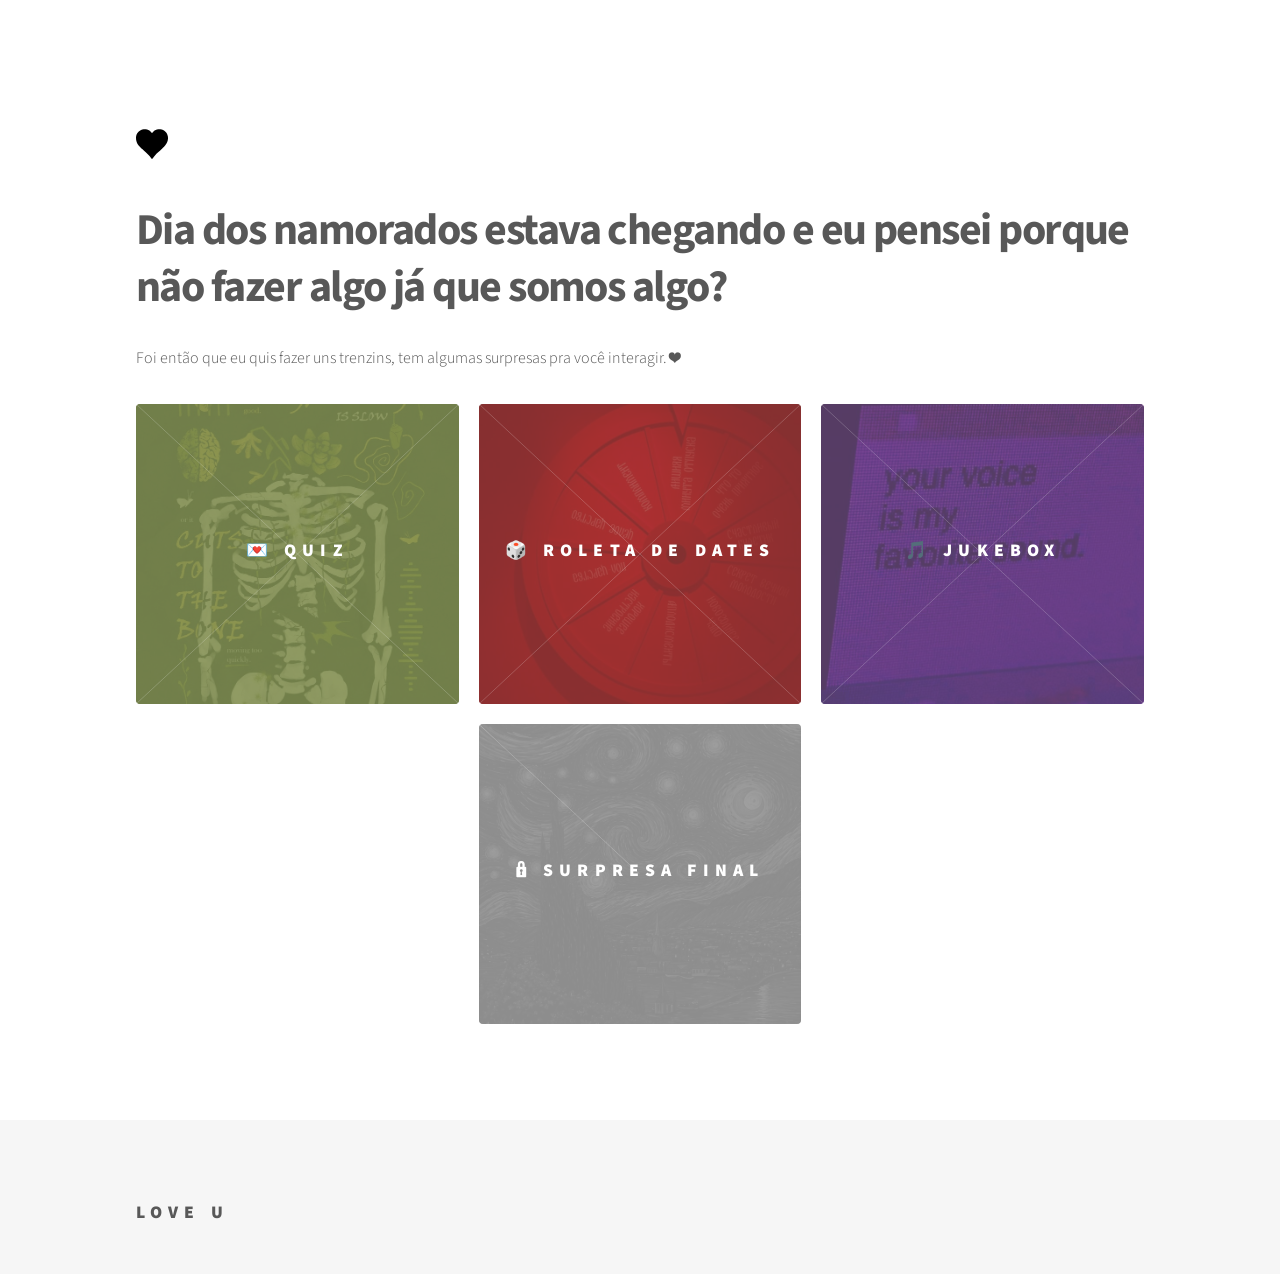
<file: index.html>
<!DOCTYPE HTML>
<html>
	<head>
		<title>Feliz dia dos namorados</title>
		<meta charset="utf-8" />
		<meta name="viewport" content="width=device-width, initial-scale=1, user-scalable=no" />
		<link rel="icon" type="image/svg" href="images/logo.svg" />
		<link rel="stylesheet" href="assets/css/main.css" />
		<link rel="stylesheet" href="assets/css/custom.css" />
		<noscript><link rel="stylesheet" href="assets/css/noscript.css" /></noscript>
	</head>

	<div id="modal-bloqueado" class="modal">
    <div class="modal-conteudo">
        <span class="fechar">&times;</span>

        <h2>TEM QUE VER OS OUTROS</h2>

        <p>
            Vai ver os outros trenzin vai
        </p>

        <button class="botao-modal">
            Continuar
        </button>
    </div>
	</div>

	<body class="is-preload">
		<!-- Wrapper -->
			<div id="wrapper">

				<!-- Header -->
					<header id="header">
						<div class="inner">

							<!-- Logo -->
								<a href="index.html" class="logo">
									<span class="symbol"><img src="images/logo.svg" alt="" /></span><span class="title"></span>
								</a>
						</div>
					</header>

				<!-- Main -->
					<div id="main">
						<div class="inner">
							<header>
								<h1>Dia dos namorados estava chegando e eu pensei porque não fazer algo já que somos algo?</h1>
								<p>Foi então que eu quis fazer uns trenzins, tem algumas surpresas pra você interagir. ❤️</p>
							</header>
							<section class="tiles">
								<article class="style7">
									<span class="image">
										<img src="images/quiz.png" alt="" />
									</span>
									<a href="quiz.html">
										<h2>💌 Quiz</h2>
										<div class="content">
											<p>Algumas perguntinhas sobre a gente hehe</p>
										</div>
									</a>
								</article>
								<article class="style10">
									<span class="image">
										<img src="images/roleta.png" alt="" />
									</span>
									<a href="roleta.html">
										<h2>🎲 Roleta de Dates</h2>
										<div class="content">
											<p>Uma roletinha com webdatesss</p>
										</div>
									</a>
								</article>
								<article class="style8">
									<span class="image">
										<img src="images/jukebox.png" alt="" />
									</span>
									<a href="jukebox.html">
										<h2>🎵 Jukebox</h2>
										<div class="content">
											<p>Algumas músicas que eu acho importantes e acho que você gostaria</p>
										</div>
									</a>
								</article>
								<article></article>
								<article id="final" class="style12 bloqueado">
									<span class="image">
										<img src="images/final.png" alt="" />
									</span>
									<a href="final.html" id="link-final">
										<h2>🔒 Surpresa Final</h2>
										<div class="content">
											<p>Ve os outros trens antes ❤️</p>
										</div>
									</a>
								</article>
							</section>
						</div>
					</div>

				<!-- Footer -->
					<footer id="footer">
						<div class="inner">
							<section>
								<h2>Love u</h2>
							</section>
						</div>
					</footer>

			</div>

		<!-- Scripts -->
			<script src="assets/js/jquery.min.js"></script>
			<script src="assets/js/browser.min.js"></script>
			<script src="assets/js/breakpoints.min.js"></script>
			<script src="assets/js/util.js"></script>
			<script src="assets/js/main.js"></script>
			<script src="assets/js/custom/progress.js"></script>

	</body>
</html>
</file>
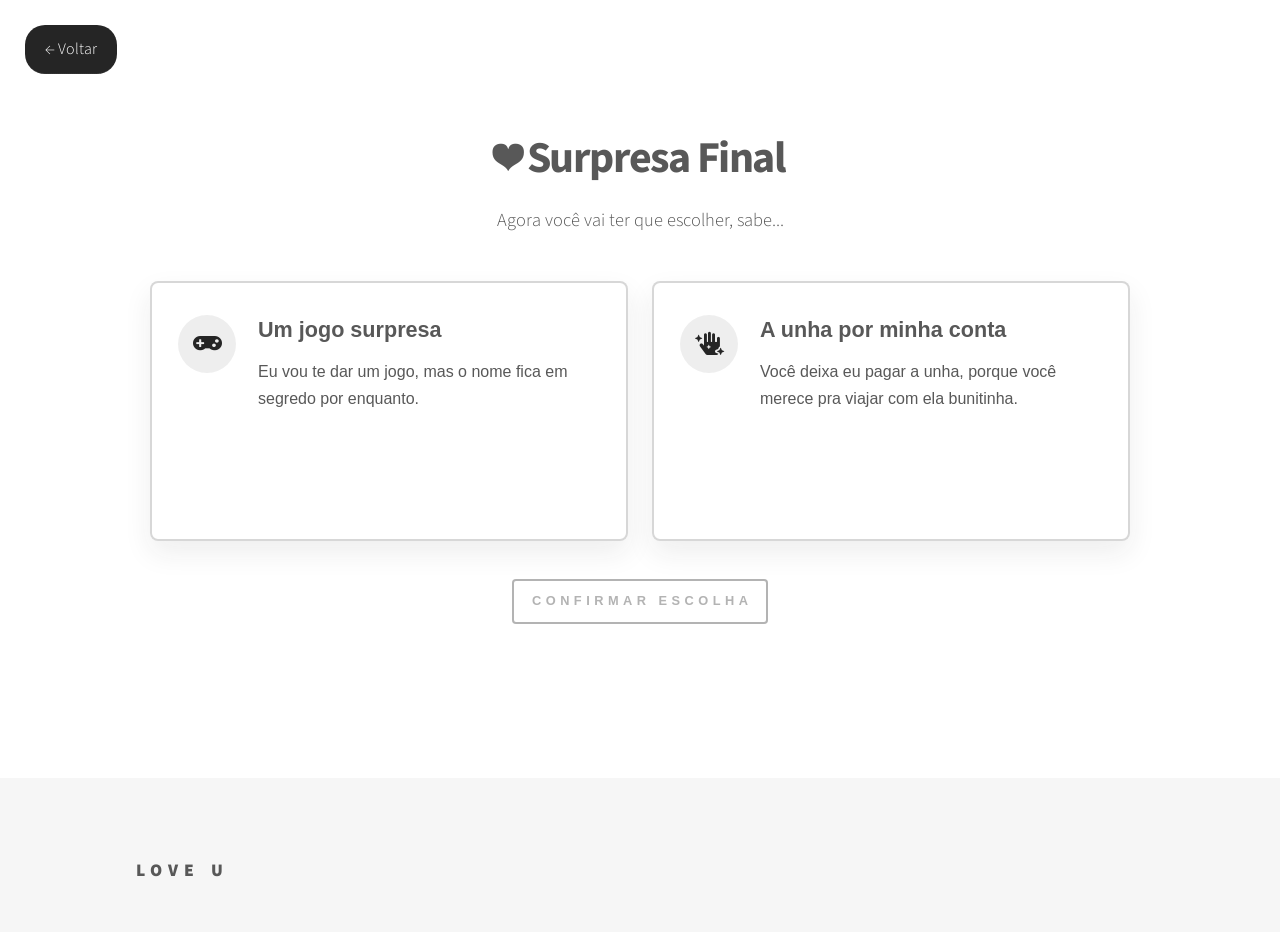
<file: final.html>
<!DOCTYPE HTML>
<html>
	<head>
		<title>Surpresa Final</title>
		<meta charset="utf-8" />
		<meta name="viewport" content="width=device-width, initial-scale=1, user-scalable=no" />
		<link rel="icon" type="image/svg" href="images/logo.svg" />
		<link rel="stylesheet" href="assets/css/main.css" />
		<link rel="stylesheet" href="assets/css/custom.css" />
		<noscript><link rel="stylesheet" href="assets/css/noscript.css" /></noscript>
	</head>
	<body class="is-preload inner-page">
		<!-- Wrapper -->
			<div id="wrapper">

				<!-- Header -->
					<header id="header">
						<div class="inner">

						</div>
					</header>

				<!-- Main -->
					<div id="main">
						<div class="inner">
							<header>
								<a href="index.html" class="voltar">
									← Voltar
								</a>
							</header>

							<section class="presente-final">
								<div class="presente-intro">
									<h1>❤ Surpresa Final</h1>

									<p>
										Agora você vai ter que escolher, sabe...
									</p>
								</div>

								<div class="presentes-grid" aria-label="Opções de presente">
									<button class="presente-opcao" type="button" data-presente="jogo">
										<span class="presente-icone">
											<i class="fas fa-gamepad" aria-hidden="true"></i>
										</span>

										<span class="presente-conteudo">
											<span class="presente-nome">Um jogo surpresa</span>
											<span class="presente-texto">
												Eu vou te dar um jogo, mas o nome fica em segredo por enquanto.
											</span>
										</span>

										<span class="presente-check">
											<i class="fas fa-check" aria-hidden="true"></i>
										</span>
									</button>

									<button class="presente-opcao" type="button" data-presente="unha">
										<span class="presente-icone">
											<i class="fas fa-hand-sparkles" aria-hidden="true"></i>
										</span>

										<span class="presente-conteudo">
											<span class="presente-nome">A unha por minha conta</span>
											<span class="presente-texto">
												Você deixa eu pagar a unha, porque você merece pra viajar com ela bunitinha.
											</span>
										</span>

										<span class="presente-check">
											<i class="fas fa-check" aria-hidden="true"></i>
										</span>
									</button>
								</div>

								<div class="presente-acoes">
									<button id="confirmar-presente" type="button" disabled>
										Confirmar escolha
									</button>

									<p id="mensagem-presente" aria-live="polite"></p>
								</div>
							</section>
						</div>
					</div>

				<!-- Footer -->
					<footer id="footer">
						<div class="inner">
							<section>
								<h2>Love u</h2>
							</section>
						</div>
					</footer>

			</div>

		<!-- Scripts -->
			<script src="assets/js/jquery.min.js"></script>
			<script src="assets/js/browser.min.js"></script>
			<script src="assets/js/breakpoints.min.js"></script>
			<script src="assets/js/util.js"></script>
			<script src="assets/js/main.js"></script>
			<script src="assets/js/custom/final.js"></script>

	</body>
</html>
</file>
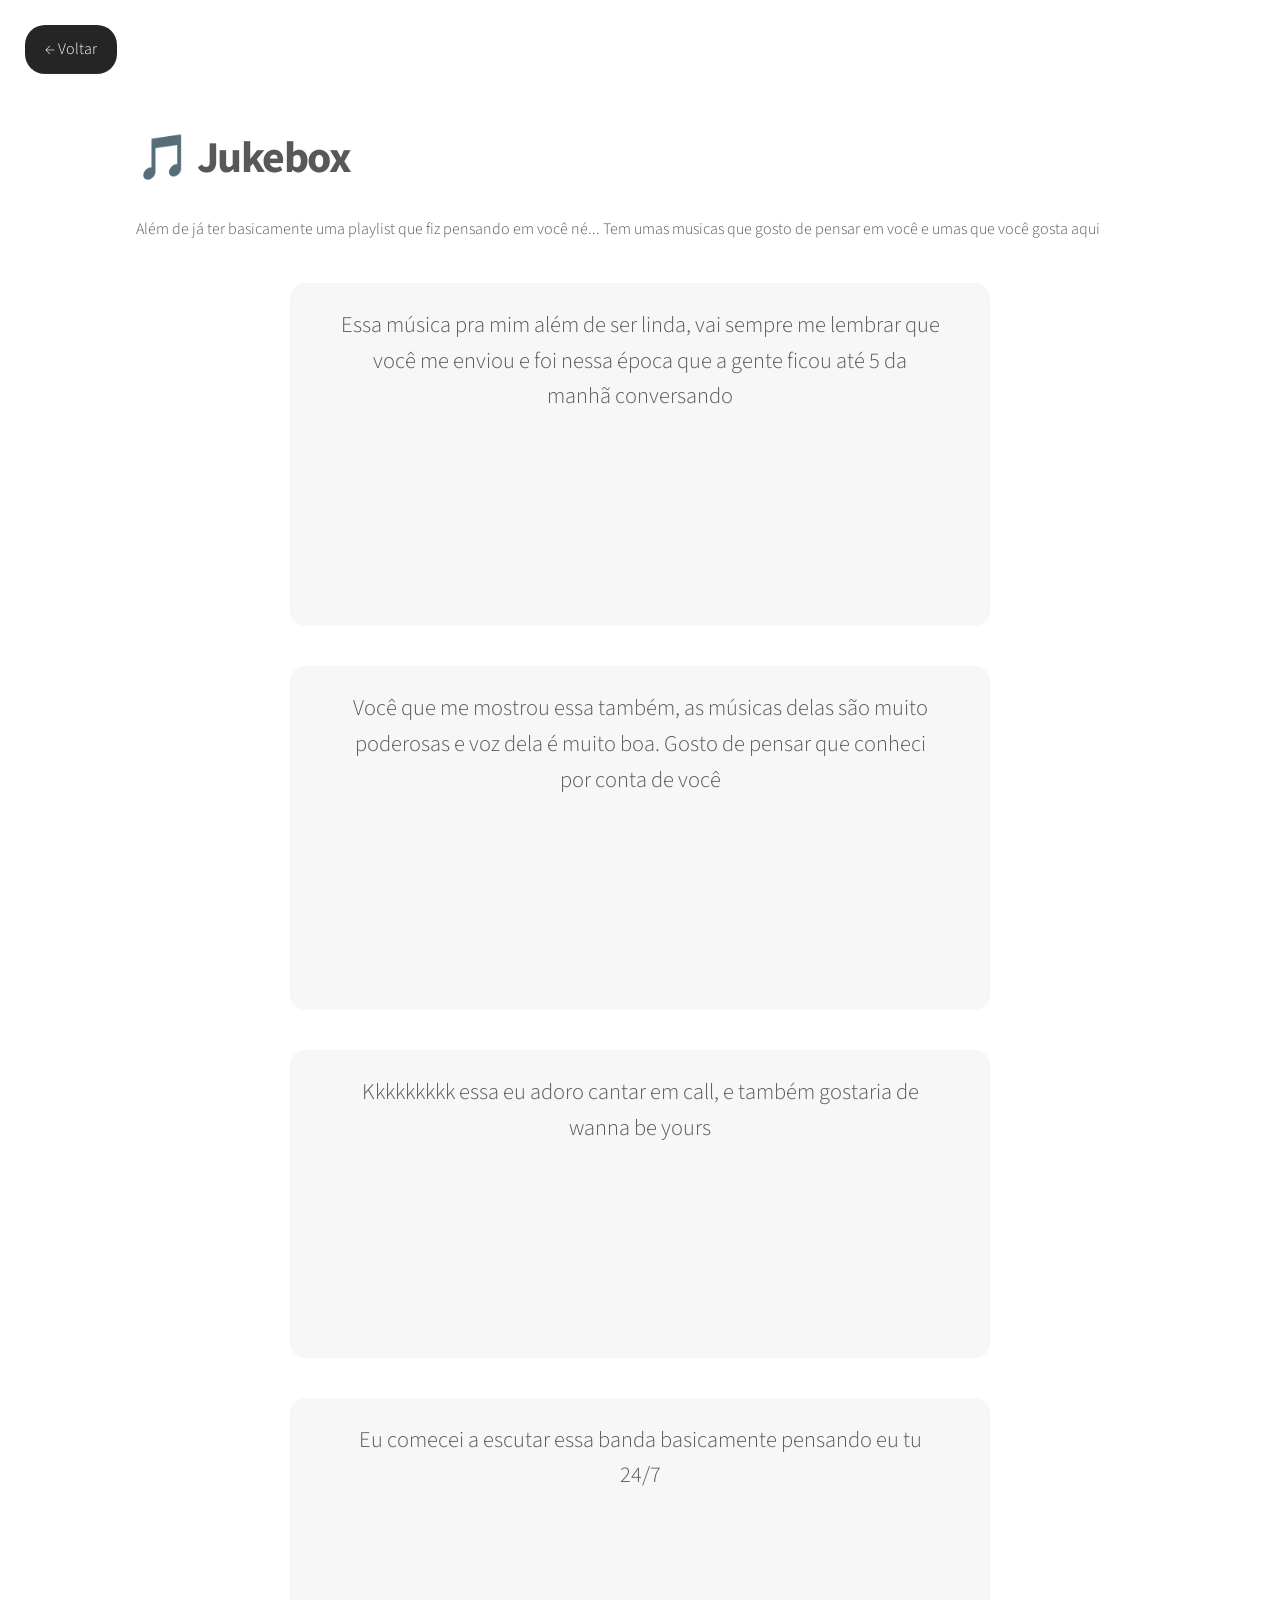
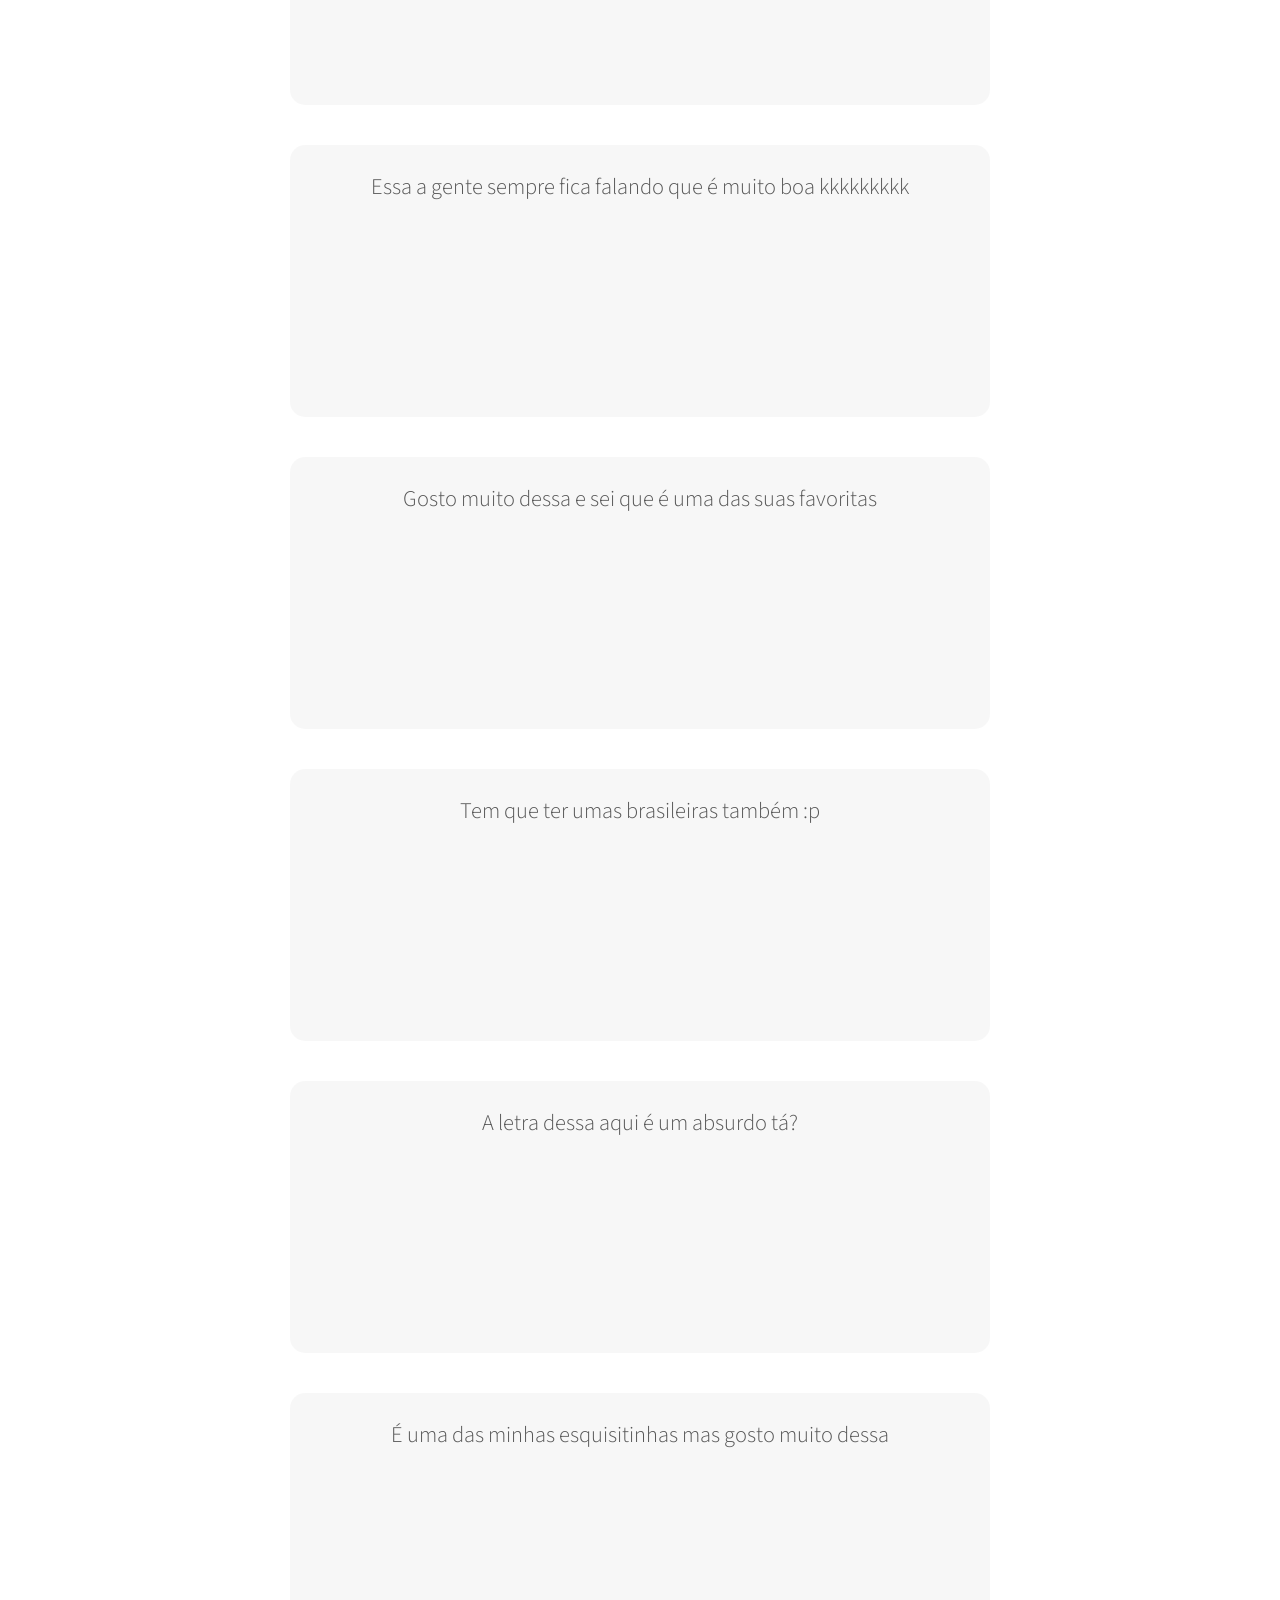
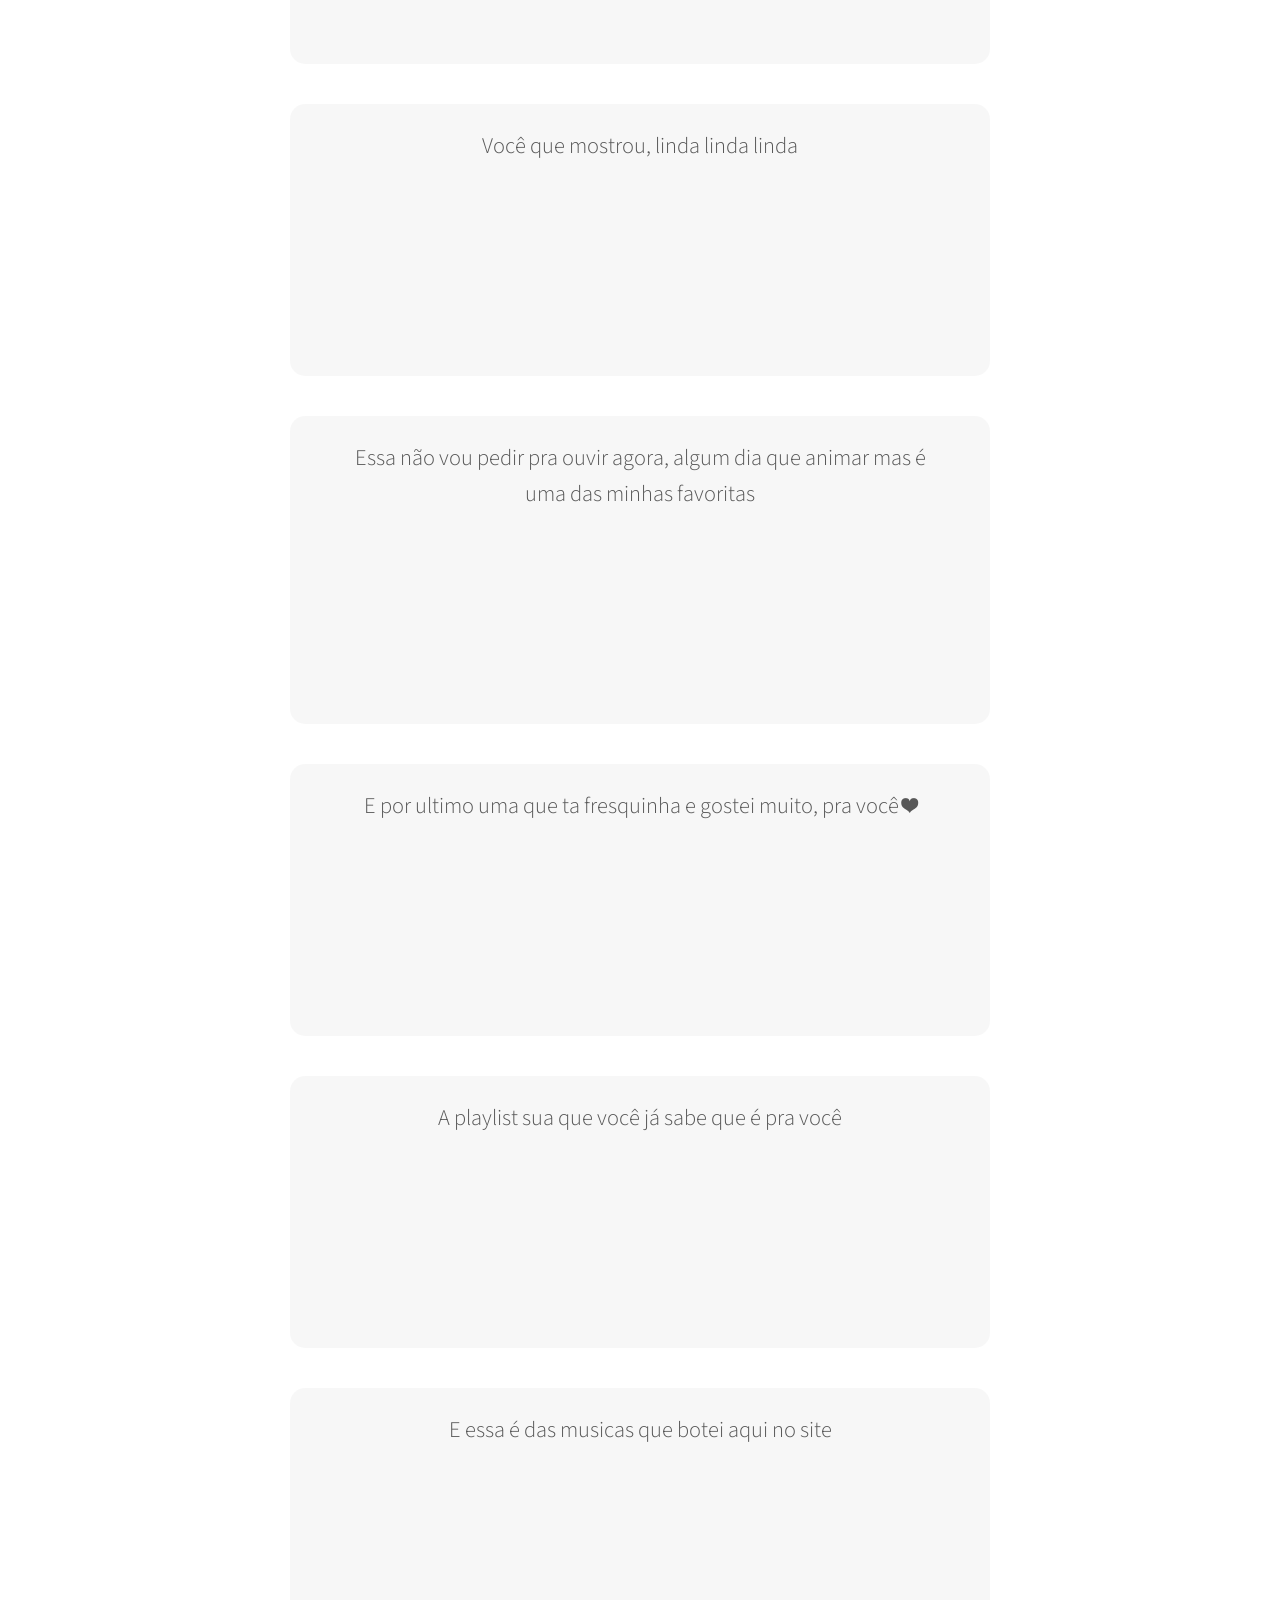
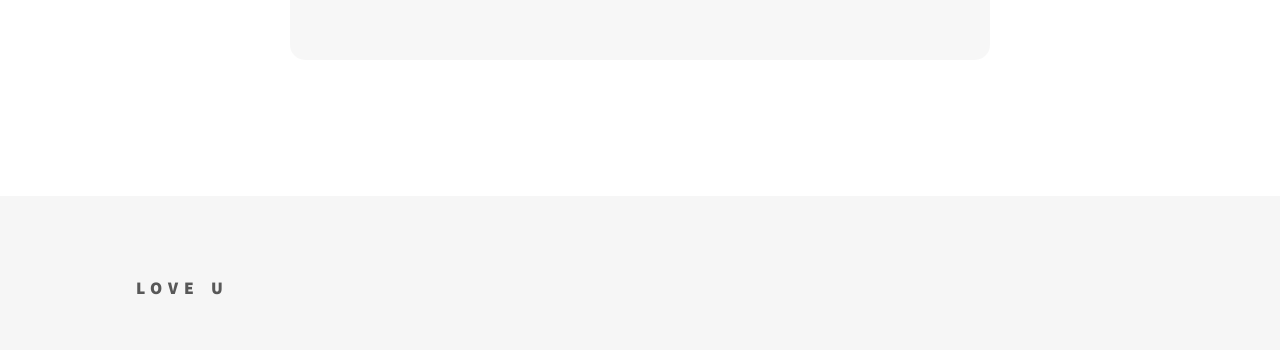
<file: jukebox.html>
<!DOCTYPE HTML>
<!--
	Phantom by HTML5 UP
	html5up.net | @ajlkn
	Free for personal and commercial use under the CCA 3.0 license (html5up.net/license)
-->
<html>
	<head>
		<title>🎵 Jukebox</title>
		<meta charset="utf-8" />
		<meta name="viewport" content="width=device-width, initial-scale=1, user-scalable=no" />
        <link rel="icon" type="image/svg" href="images/logo.svg" />
		<link rel="stylesheet" href="assets/css/main.css" />
        <link rel="stylesheet" href="assets/css/custom.css" />
		<noscript><link rel="stylesheet" href="assets/css/noscript.css" /></noscript>
	</head>
	<body class="is-preload inner-page">
		<!-- Wrapper -->
			<div id="wrapper">

				<!-- Header -->
					<header id="header">
						<div class="inner">

						</div>
					</header>

				<!-- Main -->
					<div id="main">
						<div class="inner">
							<header>
                                <a href="index.html" class="voltar">
									← Voltar
								</a>
                                <h1>🎵 Jukebox</h1>
                                <p>
                                    Além de já ter basicamente uma playlist que fiz pensando em você né... Tem umas musicas que gosto de pensar em você e umas que você gosta aqui
                                </p>
                            </header>

                            
                            <div class="musica">
                                <p>
                                    Essa música pra mim além de ser linda, vai sempre me lembrar que você me enviou e foi nessa época que a gente ficou até 5 da manhã conversando
                                </p>

                                <iframe data-testid="embed-iframe" style="border-radius:12px" src="https://open.spotify.com/embed/track/432pM7gIHQmksVaU3B50pN?utm_source=generator" width="100%" height="152" frameBorder="0" allowfullscreen="" allow="autoplay; clipboard-write; encrypted-media; fullscreen; picture-in-picture" loading="lazy"></iframe>

                            </div>

                            <div class="musica">
                                <p>
                                    Você que me mostrou essa também, as músicas delas são muito poderosas e voz dela é muito boa. Gosto de pensar que conheci por conta de você
                                </p>

                                <iframe data-testid="embed-iframe" style="border-radius:12px" src="https://open.spotify.com/embed/track/08PdFBcXzpkn1cWNgmKqhn?utm_source=generator" width="100%" height="152" frameBorder="0" allowfullscreen="" allow="autoplay; clipboard-write; encrypted-media; fullscreen; picture-in-picture" loading="lazy"></iframe>

                            </div>

                            <div class="musica">
                                <p>
                                    Kkkkkkkkk essa eu adoro cantar em call, e também gostaria de wanna be yours
                                </p>

                                <iframe data-testid="embed-iframe" style="border-radius:12px" src="https://open.spotify.com/embed/track/5XeFesFbtLpXzIVDNQP22n?utm_source=generator" width="100%" height="352" frameBorder="0" allowfullscreen="" allow="autoplay; clipboard-write; encrypted-media; fullscreen; picture-in-picture" loading="lazy"></iframe>

                            </div>

                            <div class="musica">
                                <p>
                                    Eu comecei a escutar essa banda basicamente pensando eu tu 24/7
                                </p>

                                <iframe data-testid="embed-iframe" style="border-radius:12px" src="https://open.spotify.com/embed/track/2CBtdZVcpSwaxOcLUi1AGo?utm_source=generator" width="100%" height="352" frameBorder="0" allowfullscreen="" allow="autoplay; clipboard-write; encrypted-media; fullscreen; picture-in-picture" loading="lazy"></iframe>

                            </div>

                            <div class="musica">
                                <p>
                                    Essa a gente sempre fica falando que é muito boa kkkkkkkkk
                                </p>

                                <iframe data-testid="embed-iframe" style="border-radius:12px" src="https://open.spotify.com/embed/track/4qW3BbQAwZsrnu8a3ZRdyT?utm_source=generator" width="100%" height="352" frameBorder="0" allowfullscreen="" allow="autoplay; clipboard-write; encrypted-media; fullscreen; picture-in-picture" loading="lazy"></iframe>

                            </div>
                            
                            <div class="musica">
                                <p>
                                    Gosto muito dessa e sei que é uma das suas favoritas
                                </p>

                                <iframe data-testid="embed-iframe" style="border-radius:12px" src="https://open.spotify.com/embed/track/5PJH1U5Iie893v48Fl9yaC?utm_source=generator" width="100%" height="352" frameBorder="0" allowfullscreen="" allow="autoplay; clipboard-write; encrypted-media; fullscreen; picture-in-picture" loading="lazy"></iframe>

                            </div>

                            <div class="musica">
                                <p>
                                    Tem que ter umas brasileiras também :p
                                </p>

                                <iframe data-testid="embed-iframe" style="border-radius:12px" src="https://open.spotify.com/embed/track/52MJVyhsHAvyXVdzqKw9UC?utm_source=generator" width="100%" height="352" frameBorder="0" allowfullscreen="" allow="autoplay; clipboard-write; encrypted-media; fullscreen; picture-in-picture" loading="lazy"></iframe>

                            </div>

                            <div class="musica">
                                <p>
                                    A letra dessa aqui é um absurdo tá?
                                </p>

                                <iframe data-testid="embed-iframe" style="border-radius:12px" src="https://open.spotify.com/embed/track/0iCOIAN5PaXnATuKkzTVNx?utm_source=generator" width="100%" height="352" frameBorder="0" allowfullscreen="" allow="autoplay; clipboard-write; encrypted-media; fullscreen; picture-in-picture" loading="lazy"></iframe>

                            </div>

                            <div class="musica">
                                <p>
                                    É uma das minhas esquisitinhas mas gosto muito dessa
                                </p>

                                <iframe data-testid="embed-iframe" style="border-radius:12px" src="https://open.spotify.com/embed/track/67uo1gz8aGCEfLwrvmzBHq?utm_source=generator" width="100%" height="352" frameBorder="0" allowfullscreen="" allow="autoplay; clipboard-write; encrypted-media; fullscreen; picture-in-picture" loading="lazy"></iframe>

                            </div>

                            <div class="musica">
                                <p>
                                    Você que mostrou, linda linda linda
                                </p>

                                <iframe data-testid="embed-iframe" style="border-radius:12px" src="https://open.spotify.com/embed/track/5IAx5ePf9QztrT7MqdCyDT?utm_source=generator" width="100%" height="352" frameBorder="0" allowfullscreen="" allow="autoplay; clipboard-write; encrypted-media; fullscreen; picture-in-picture" loading="lazy"></iframe>

                            </div>

                            <div class="musica">
                                <p>
                                    Essa não vou pedir pra ouvir agora, algum dia que animar mas é uma das minhas favoritas
                                </p>

                                <iframe data-testid="embed-iframe" style="border-radius:12px" src="https://open.spotify.com/embed/track/3NqKRuFQjTFXYKimFXlMwt?utm_source=generator" width="100%" height="352" frameBorder="0" allowfullscreen="" allow="autoplay; clipboard-write; encrypted-media; fullscreen; picture-in-picture" loading="lazy"></iframe>

                            </div>

                            <div class="musica">
                                <p>
                                    E por ultimo uma que ta fresquinha e gostei muito, pra você ❤️
                                </p>

                                <iframe data-testid="embed-iframe" style="border-radius:12px" src="https://open.spotify.com/embed/track/6T9jhhxLrd1hVV8kBf7lAD?utm_source=generator" width="100%" height="352" frameBorder="0" allowfullscreen="" allow="autoplay; clipboard-write; encrypted-media; fullscreen; picture-in-picture" loading="lazy"></iframe>

                            </div>

                            <div class="musica">
                                <p>
                                    A playlist sua que você já sabe que é pra você
                                </p>

                                <iframe data-testid="embed-iframe" style="border-radius:12px" src="https://open.spotify.com/embed/playlist/6pbbcbSordFSpA8Hb1bsy0?utm_source=generator" width="100%" height="352" frameBorder="0" allowfullscreen="" allow="autoplay; clipboard-write; encrypted-media; fullscreen; picture-in-picture" loading="lazy"></iframe>

                            </div>

                            <div class="musica">
                                <p>
                                    E essa é das musicas que botei aqui no site
                                </p>

                                <iframe data-testid="embed-iframe" style="border-radius:12px" src="https://open.spotify.com/embed/playlist/0NqZbftHElIBOeRoX5rYYQ?utm_source=generator" width="100%" height="352" frameBorder="0" allowfullscreen="" allow="autoplay; clipboard-write; encrypted-media; fullscreen; picture-in-picture" loading="lazy"></iframe>

                            </div>

                        </div>
                    </div>

                    <!-- Footer -->
					<footer id="footer">
						<div class="inner">
							<section>
								<h2>Love u</h2>
							</section>
						</div>
					</footer>

			</div>

		<!-- Scripts -->
			<script src="assets/js/jquery.min.js"></script>
			<script src="assets/js/browser.min.js"></script>
			<script src="assets/js/breakpoints.min.js"></script>
			<script src="assets/js/util.js"></script>
			<script src="assets/js/main.js"></script>
            <script src="assets/js/custom/progress.js"></script>
            <script src="assets/js/custom/jukebox.js"></script>

	</body>
</html>
</file>
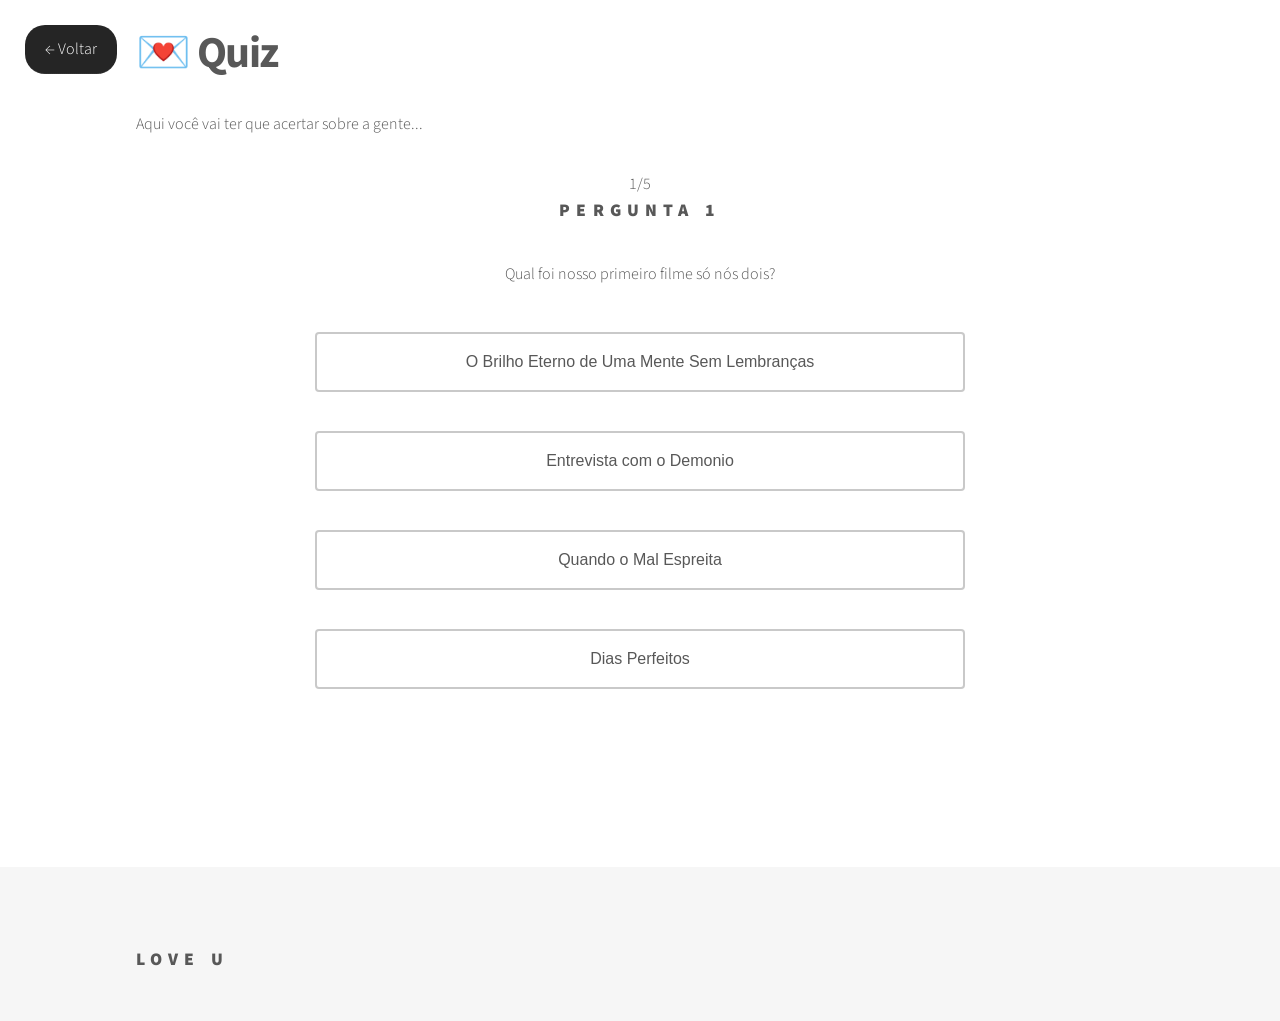
<file: quiz.html>
<!DOCTYPE HTML>
<html>
	<head>
		<title>💌 Quiz</title>
		<meta charset="utf-8" />
		<meta name="viewport" content="width=device-width, initial-scale=1, user-scalable=no" />
        <link rel="icon" type="image/svg" href="images/logo.svg" />
		<link rel="stylesheet" href="assets/css/main.css" />
        <link rel="stylesheet" href="assets/css/custom.css" />
		<noscript><link rel="stylesheet" href="assets/css/noscript.css" /></noscript>
	</head>
	<body class="is-preload inner-page">
		<!-- Wrapper -->
			<div id="wrapper">
				<!-- Main -->
					<div id="main" style="padding-top: 25px;">
						<div class="inner">
							<header>
								<a href="index.html" class="voltar">
									← Voltar
								</a>
                                <h1>💌 Quiz</h1>
                                <p>
                                    Aqui você vai ter que acertar sobre a gente...
                                </p>
                            </header>


                            <section class="quiz-container">

                                <div class="pergunta">

                                	<div id="contador"></div>

                                	<h2 id="numero-pergunta"></h2>

                                	<p id="texto-pergunta"></p>

                                	<div class="respostas" id="respostas"></div>

                                	<div id="resultado"></div>

                                	<button id="proxima" style="display:none;">
                                    	Próxima ->
                                	</button>

                            	</div>

                            </section>
						</div>
					</div>

				<!-- Footer -->
					<footer id="footer">
						<div class="inner">
							<section>
								<h2>Love u</h2>
							</section>
						</div>
					</footer>

			</div>

		<!-- Scripts -->
			<script src="assets/js/jquery.min.js"></script>
			<script src="assets/js/browser.min.js"></script>
			<script src="assets/js/breakpoints.min.js"></script>
			<script src="assets/js/util.js"></script>
			<script src="assets/js/main.js"></script>
			<script src="assets/js/custom/progress.js"></script>
            <script src="assets/js/custom/quiz.js"></script>

	</body>
</html>
</file>
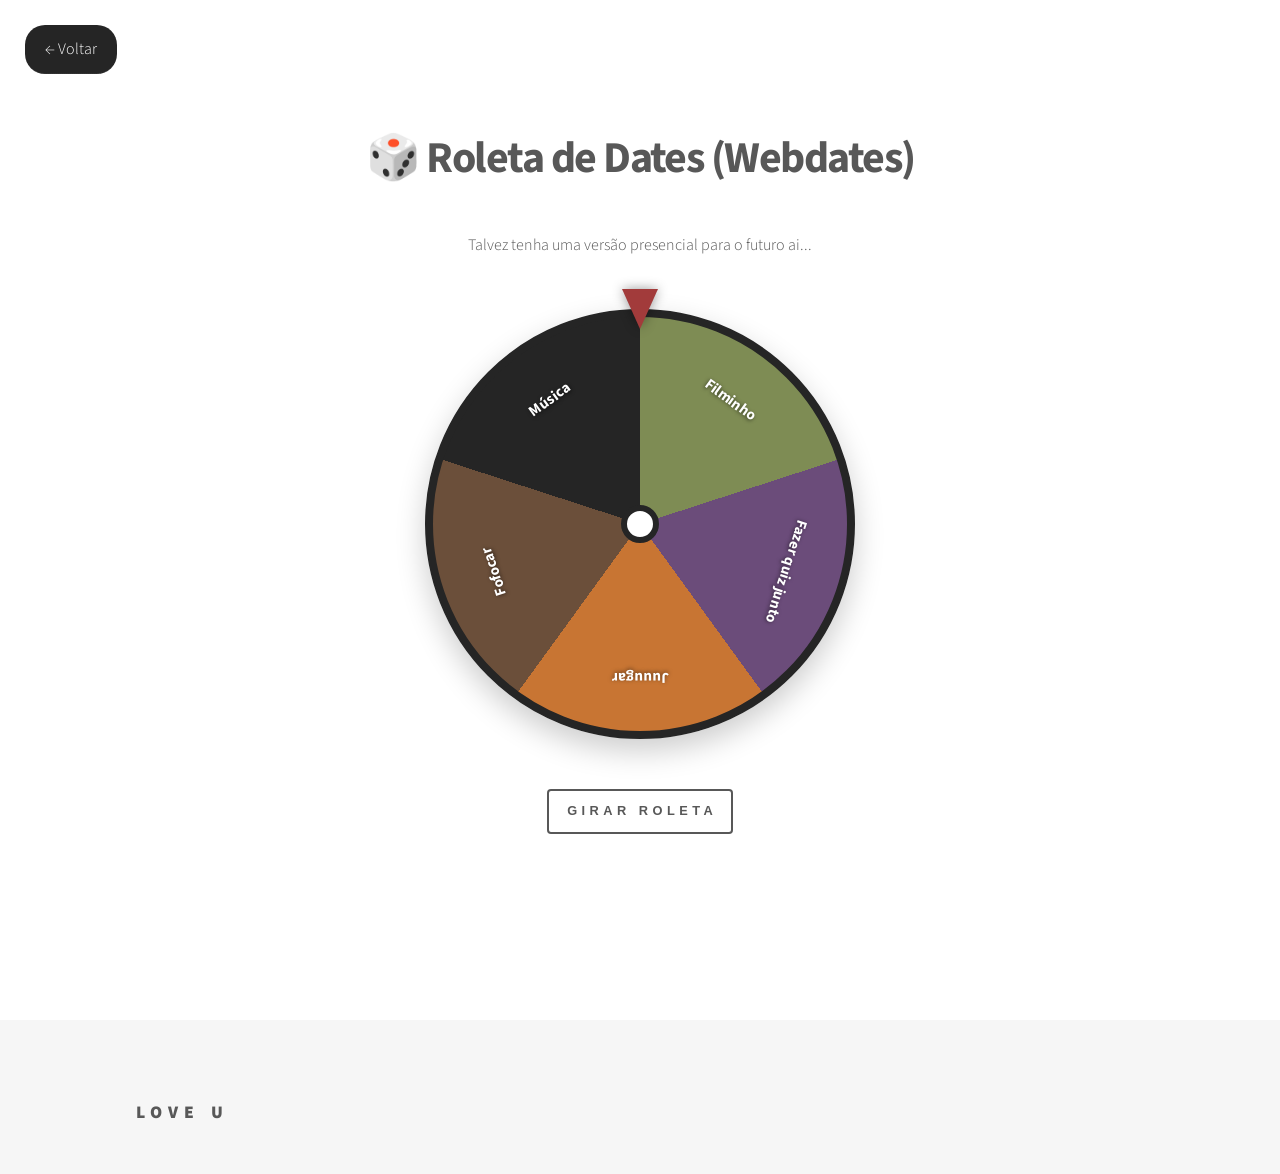
<file: roleta.html>
<!DOCTYPE HTML>
<!--
	Phantom by HTML5 UP
	html5up.net | @ajlkn
	Free for personal and commercial use under the CCA 3.0 license (html5up.net/license)
-->
<html>
	<head>
		<title>🎲 Roleta de Dates</title>
		<meta charset="utf-8" />
		<meta name="viewport" content="width=device-width, initial-scale=1, user-scalable=no" />
        <link rel="icon" type="image/svg" href="images/logo.svg" />
		<link rel="stylesheet" href="assets/css/main.css" />
        <link rel="stylesheet" href="assets/css/custom.css" />
		<noscript><link rel="stylesheet" href="assets/css/noscript.css" /></noscript>
	</head>
	<body class="is-preload inner-page">
		<!-- Wrapper -->
			<div id="wrapper">

				<!-- Header -->
					<header id="header">
						<div class="inner">

						</div>
					</header>

				<!-- Main -->
					<div id="main">
						<div class="inner">
							<header>
                                <a href="index.html" class="voltar">
									← Voltar
								</a>
                            </header>

                            <div class="roleta-container">

                                <h1>🎲 Roleta de Dates (Webdates)</h1>

                                <p>
                                    Talvez tenha uma versão presencial para o futuro ai...
                                </p>

                                <div class="roleta-area">

                                    <div class="ponteiro"></div>

                                    <div class="roleta" id="roleta"></div>

                                </div>

                                <button id="girar">
                                    Girar roleta
                                </button>

                                <div id="resultado-date">

                                </div>

                            </div>

						</div>

					</div>

				<!-- Footer -->
					<footer id="footer">
						<div class="inner">
							<section>
								<h2>Love u</h2>
							</section>
						</div>
					</footer>

			</div>

		<!-- Scripts -->
			<script src="assets/js/jquery.min.js"></script>
			<script src="assets/js/browser.min.js"></script>
			<script src="assets/js/breakpoints.min.js"></script>
			<script src="assets/js/util.js"></script>
			<script src="assets/js/main.js"></script>
            <script src="assets/js/custom/progress.js"></script>
            <script src="assets/js/custom/roleta.js"></script>

	</body>
</html>
</file>
<file: assets/css/custom.css>
/* 💌 Quiz - Verde */
.tiles article.style7 > .image:before {
    background-color: #7E8C54;
}

/* 🎵 Jukebox - Roxo */
.tiles article.style8 > .image:before {
    background-color: #6B4C7A;
}

/* 📅 Calendario - Laranja Outono */
.tiles article.style9 > .image:before {
    background-color: #C87533;
}

/* 🎲 Roleta - Vermelho */
.tiles article.style10 > .image:before {
    background-color: #A23B3B;
}

/* 💎 Mensagens - Marrom */
.tiles article.style11 > .image:before {
    background-color: #6B4F3A;
}

/* 🎁 Presente - Preto */
.tiles article.style12 > .image:before {
    background-color: #252525;
}

.tiles article .image {
    height: 300px;
}

.tiles article .image img {
    height: 100%;
    object-fit: cover;
}

.bloqueado {
    filter: grayscale(100%);
    opacity: 0.5;
}

.bloqueado:hover {
    cursor: not-allowed;
}

.bloqueado .image:after {
    content: "🔒";
    position: absolute;
    top: 50%;
    left: 50%;
    transform: translate(-50%, -50%);
    font-size: 50px;
    z-index: 2;
}

/* Modal bloqueado */

.modal {
    display: none;
    position: fixed;
    z-index: 9999;
    left: 0;
    top: 0;
    width: 100%;
    height: 100%;

    background: rgba(0,0,0,0.7);
    
    align-items: center;
    justify-content: center;
}


.modal-conteudo {
    background: #252525;
    padding: 40px;
    border-radius: 10px;

    max-width: 400px;
    text-align: center;

    color: white;

    box-shadow: 0 10px 30px rgba(0,0,0,0.5);
}


.modal-conteudo h2 {
    margin-bottom: 20px;
}


.modal-conteudo p {
    margin-bottom: 25px;
}


.botao-modal {
    background: #000000;
    color: white;
    border: none;
    border-radius: 20px;
    cursor: pointer;
    transition: 0.3s;
}

.botao-modal:hover {
    background: #000000;
}


.fechar {
    float: right;

    font-size: 28px;
    cursor: pointer;
}

.modal-conteudo {
    animation: aparecer 0.3s ease;
}

@keyframes aparecer {
    from {
        transform: scale(0.8);
        opacity: 0;
    }

    to {
        transform: scale(1);
        opacity: 1;
    }
}

.quiz-container {
    max-width: 800px;
    margin: 0 auto;
}


.pergunta {
    text-align: center;
}


.respostas {
    display: flex;
    flex-direction: column;
    gap: 15px;

    margin-top: 30px;
}

.quiz-container button.resposta {
    height: auto;
    min-height: 60px;

    width: 100%;
    max-width: 650px;

    margin: 12px auto;

    padding: 15px 25px;

    line-height: 1.4;

    letter-spacing: normal;
    text-transform: none;
    white-space: normal;

    font-size: 1rem;
    font-weight: 300;

    color: #585858 !important;

    background-color: transparent;

    box-shadow: inset 0 0 0 2px #c9c9c9;

    border-radius: 4px;
}

.quiz-container button.resposta:hover {
    color: #7E8C54 !important;
    box-shadow: inset 0 0 0 2px #7E8C54;
}

#resultado {
    display: block !important;
    visibility: visible !important;
    opacity: 1 !important;

    min-height: 40px;

    margin-top: 30px;

    text-align: center;

    font-size: 1.2em;

    color: #585858 !important;
}

#resultado.mostrar {
    opacity: 1;
}

.quiz-container .resposta.selecionada {
    background-color: rgba(126, 140, 84, 0.15);
    box-shadow: inset 0 0 0 2px #7E8C54;
    color: #7E8C54 !important;
}

.pergunta {
    animation: aparecer 0.5s ease;
}


@keyframes aparecer {

    from {
        opacity: 0;
        transform: translateY(20px);
    }


    to {
        opacity: 1;
        transform: translateY(0);
    }

}

.voltar {
    position: fixed;

    top: 25px;
    left: 25px;

    z-index: 999;

    padding: 10px 20px;

    border-radius: 20px;

    background: #252525;

    color: white;
}

.voltar:hover {
    background: #000000;
}

.jukebox {
    max-width: 700px;
    margin: 0 auto;
}


.musica {
    margin-bottom: 35px;

    padding: 25px;

    border-radius: 15px;

    background: rgba(0,0,0,0.03);

    text-align: center;

    max-width: 700px;
    margin: 40px auto;
    text-align: center;
}


.musica p {
    margin-bottom: 20px;

    font-size: 1.1rem;
}


.musica iframe {
    width: 100%;
    max-width: 600px;

    height: 152px;
}

.musica p {
    max-width: 600px;
    margin: 0 auto 25px auto;
    text-align: center;
    line-height: 1.6;
    font-size: 1.4rem;
}

.roleta-container {
    max-width: 700px;
    margin: 0 auto;
    text-align: center;
}


#resultado-date {
    max-width: 620px;
    margin: 40px auto 0;
    min-height: 50px;
    text-align: center;
}

#resultado-date h2 {
    margin-bottom: 12px;
    font-size: 1.6rem;
}

#resultado-date p {
    margin: 0;
    font-size: 1.15rem;
    line-height: 1.6;
}

.roleta-area {
    position: relative;
    width: min(430px, 86vw);
    height: min(430px, 86vw);
    margin: 50px auto;
}

.roleta {
    width: 100%;
    height: 100%;
    border-radius: 50%;
    position: relative;
    overflow: hidden;

    border: 8px solid #252525;
    box-shadow: 0 12px 30px rgba(0,0,0,0.2);
    transform: rotate(0deg);
    transition: transform 4.5s cubic-bezier(.17,.67,.12,.99);
}

.roleta::after {
    content: "";
    position: absolute;
    top: 50%;
    left: 50%;
    width: 38px;
    height: 38px;
    border-radius: 50%;
    background: #ffffff;
    border: 6px solid #252525;
    transform: translate(-50%, -50%);
}

.fatia-texto {
    position: absolute;
    top: 50%;
    left: 50%;
    width: 132px;
    margin-left: -66px;
    margin-top: -18px;

    color: #ffffff;
    font-size: clamp(0.72rem, 2.2vw, 0.95rem);
    font-weight: 700;
    line-height: 1.2;
    text-align: center;
    text-shadow: 0 1px 4px rgba(0,0,0,0.55);
    overflow-wrap: anywhere;
    transform-origin: 50% 18px;
    pointer-events: none;
}

.ponteiro {
    position: absolute;
    top: -20px;
    left: 50%;
    transform: translateX(-50%);
    width: 0;
    height: 0;

    border-left: 18px solid transparent;
    border-right: 18px solid transparent;
    border-top: 40px solid #A23B3B;

    z-index: 10;

    filter: drop-shadow(0 0 6px rgba(0,0,0,0.4));
}

.presente-final {
    max-width: 980px;
    margin: 0 auto;
    text-align: center;
}

.presente-intro {
    max-width: 720px;
    margin: 0 auto 45px;
}

.presente-etiqueta {
    display: inline-block;
    margin-bottom: 16px;
    padding: 6px 14px;
    border-radius: 999px;
    background: #252525;
    color: #ffffff;
    font-size: 0.72rem;
    font-weight: 700;
    letter-spacing: 0.08em;
    text-transform: uppercase;
}

.presente-intro h1 {
    margin-bottom: 18px;
}

.presente-intro p {
    margin: 0 auto;
    font-size: 1.15rem;
    line-height: 1.7;
}

.presentes-grid {
    display: grid;
    grid-template-columns: repeat(2, minmax(0, 1fr));
    gap: 24px;
    align-items: stretch;
}

.presente-opcao {
    position: relative;
    display: flex;
    min-height: 260px;
    height: 100%;
    width: 100%;
    padding: 34px 28px 30px;
    border: 0;
    border-radius: 8px;
    background: #ffffff;
    box-shadow: inset 0 0 0 2px #d7d7d7, 0 12px 28px rgba(37,37,37,0.08);
    color: #585858 !important;
    cursor: pointer;
    text-align: left;
    text-transform: none;
    letter-spacing: 0;
    line-height: 1.4;
    white-space: normal;
    transition: transform 0.25s ease, box-shadow 0.25s ease, background 0.25s ease;
}

.presente-opcao:hover {
    transform: translateY(-5px);
    box-shadow: inset 0 0 0 2px #252525, 0 18px 36px rgba(37,37,37,0.14);
}

.presente-opcao.selecionado {
    background: #252525;
    color: #ffffff !important;
    box-shadow: inset 0 0 0 2px #252525, 0 18px 36px rgba(37,37,37,0.2);
}

.presente-icone {
    display: flex;
    flex: 0 0 58px;
    width: 58px;
    height: 58px;
    margin-right: 22px;
    align-items: center;
    justify-content: center;
    border-radius: 50%;
    background: rgba(37,37,37,0.08);
    color: #252525;
    font-size: 1.45rem;
}

.presente-opcao.selecionado .presente-icone {
    background: #ffffff;
    color: #252525;
}

.presente-conteudo {
    display: flex;
    flex-direction: column;
    gap: 14px;
}

.presente-nome {
    color: inherit;
    font-size: 1.35rem;
    font-weight: 700;
}

.presente-texto {
    color: inherit;
    font-size: 1rem;
    font-weight: 300;
    line-height: 1.65;
}

.presente-check {
    position: absolute;
    right: 22px;
    bottom: 22px;
    display: flex;
    width: 34px;
    height: 34px;
    align-items: center;
    justify-content: center;
    border-radius: 50%;
    background: #ffffff;
    color: #252525;
    opacity: 0;
    transform: scale(0.8);
    transition: opacity 0.2s ease, transform 0.2s ease;
}

.presente-opcao.selecionado .presente-check {
    opacity: 1;
    transform: scale(1);
}

.presente-acoes {
    margin-top: 38px;
    text-align: center;
}

#confirmar-presente:disabled {
    opacity: 0.45;
    cursor: not-allowed;
}

#mensagem-presente {
    min-height: 34px;
    max-width: 650px;
    margin: 24px auto 0;
    color: #585858;
    font-size: 1.5rem;
    line-height: 1.6;
}

#mensagem-presente.mostrar {
    animation: aparecer 0.35s ease;
}

@media screen and (max-width: 736px) {
    .presentes-grid {
        grid-template-columns: 1fr;
        gap: 18px;
    }

    .presente-opcao {
        min-height: 0;
        padding: 28px 24px 58px;
    }

    .presente-icone {
        flex-basis: 50px;
        width: 50px;
        height: 50px;
        margin-right: 16px;
        font-size: 1.2rem;
    }

    .presente-nome {
        font-size: 1.15rem;
    }
}
</file>
<file: assets/css/noscript.css>
/*
	Phantom by HTML5 UP
	html5up.net | @ajlkn
	Free for personal and commercial use under the CCA 3.0 license (html5up.net/license)
*/

/* Tiles */

	body.is-preload .tiles article {
		-moz-transform: none;
		-webkit-transform: none;
		-ms-transform: none;
		transform: none;
		opacity: 1;
	}
</file>
<file: assets/css/main.css>
@import url(fontawesome-all.min.css);
@import url("https://fonts.googleapis.com/css?family=Source+Sans+Pro:300,700,900");

/*
	Phantom by HTML5 UP
	html5up.net | @ajlkn
	Free for personal and commercial use under the CCA 3.0 license (html5up.net/license)
*/

html, body, div, span, applet, object,
iframe, h1, h2, h3, h4, h5, h6, p, blockquote,
pre, a, abbr, acronym, address, big, cite,
code, del, dfn, em, img, ins, kbd, q, s, samp,
small, strike, strong, sub, sup, tt, var, b,
u, i, center, dl, dt, dd, ol, ul, li, fieldset,
form, label, legend, table, caption, tbody,
tfoot, thead, tr, th, td, article, aside,
canvas, details, embed, figure, figcaption,
footer, header, hgroup, menu, nav, output, ruby,
section, summary, time, mark, audio, video {
	margin: 0;
	padding: 0;
	border: 0;
	font-size: 100%;
	font: inherit;
	vertical-align: baseline;}

article, aside, details, figcaption, figure,
footer, header, hgroup, menu, nav, section {
	display: block;}

body {
	line-height: 1;
}

ol, ul {
	list-style: none;
}

blockquote, q {
	quotes: none;
}

	blockquote:before, blockquote:after, q:before, q:after {
		content: '';
		content: none;
	}

table {
	border-collapse: collapse;
	border-spacing: 0;
}

body {
	-webkit-text-size-adjust: none;
}

mark {
	background-color: transparent;
	color: inherit;
}

input::-moz-focus-inner {
	border: 0;
	padding: 0;
}

input, select, textarea {
	-moz-appearance: none;
	-webkit-appearance: none;
	-ms-appearance: none;
	appearance: none;
}

/* Basic */

	@-ms-viewport {
		width: device-width;
	}

	body {
		-ms-overflow-style: scrollbar;
	}

	@media screen and (max-width: 480px) {

		html, body {
			min-width: 320px;
		}

	}

	html {
		box-sizing: border-box;
	}

	*, *:before, *:after {
		box-sizing: inherit;
	}

	body {
		background: #ffffff;
	}

		body.is-preload *, body.is-preload *:before, body.is-preload *:after {
			-moz-animation: none !important;
			-webkit-animation: none !important;
			-ms-animation: none !important;
			animation: none !important;
			-moz-transition: none !important;
			-webkit-transition: none !important;
			-ms-transition: none !important;
			transition: none !important;
		}

/* Type */

	body, input, select, textarea {
		color: #585858;
		font-family: "Source Sans Pro", Helvetica, sans-serif;
		font-size: 16pt;
		font-weight: 300;
		line-height: 1.75;
	}

		@media screen and (max-width: 1680px) {

			body, input, select, textarea {
				font-size: 14pt;
			}

		}

		@media screen and (max-width: 1280px) {

			body, input, select, textarea {
				font-size: 12pt;
			}

		}

	a {
		-moz-transition: border-bottom-color 0.2s ease, color 0.2s ease;
		-webkit-transition: border-bottom-color 0.2s ease, color 0.2s ease;
		-ms-transition: border-bottom-color 0.2s ease, color 0.2s ease;
		transition: border-bottom-color 0.2s ease, color 0.2s ease;
		text-decoration: none;
		color: #585858;
		border-bottom: dotted 1px rgba(88, 88, 88, 0.5);
	}

		a:hover {
			border-bottom-color: transparent;
			color: #f2849e !important;
		}

	strong, b {
		font-weight: 900;
	}

	em, i {
		font-style: italic;
	}

	p {
		margin: 0 0 2em 0;
	}

	h1 {
		font-size: 2.75em;
		font-weight: 700;
		line-height: 1.3;
		margin: 0 0 1em 0;
		letter-spacing: -0.035em;
	}

		h1 a {
			color: inherit;
		}

		@media screen and (max-width: 736px) {

			h1 {
				font-size: 2em;
				margin: 0 0 1em 0;
			}

		}

		@media screen and (max-width: 360px) {

			h1 {
				font-size: 1.75em;
			}

		}

	h2, h3, h4, h5, h6 {
		font-weight: 900;
		line-height: 1.5;
		margin: 0 0 2em 0;
		text-transform: uppercase;
		letter-spacing: 0.35em;
	}

		h2 a, h3 a, h4 a, h5 a, h6 a {
			color: inherit;
		}

	h2 {
		font-size: 1.1em;
	}

	h3 {
		font-size: 1em;
	}

	h4 {
		font-size: 0.8em;
	}

	h5 {
		font-size: 0.8em;
	}

	h6 {
		font-size: 0.8em;
	}

	@media screen and (max-width: 980px) {

		h1 br, h2 br, h3 br, h4 br, h5 br, h6 br {
			display: none;
		}

	}

	@media screen and (max-width: 736px) {

		h2 {
			font-size: 1em;
		}

		h3 {
			font-size: 0.8em;
		}

	}

	sub {
		font-size: 0.8em;
		position: relative;
		top: 0.5em;
	}

	sup {
		font-size: 0.8em;
		position: relative;
		top: -0.5em;
	}

	blockquote {
		border-left: solid 4px #c9c9c9;
		font-style: italic;
		margin: 0 0 2em 0;
		padding: 0.5em 0 0.5em 2em;
	}

	code {
		background: rgba(144, 144, 144, 0.075);
		border-radius: 4px;
		border: solid 1px #c9c9c9;
		font-family: "Courier New", monospace;
		font-size: 0.9em;
		margin: 0 0.25em;
		padding: 0.25em 0.65em;
	}

	pre {
		-webkit-overflow-scrolling: touch;
		font-family: "Courier New", monospace;
		font-size: 0.9em;
		margin: 0 0 2em 0;
	}

		pre code {
			display: block;
			line-height: 1.75;
			padding: 1em 1.5em;
			overflow-x: auto;
		}

	hr {
		border: 0;
		border-bottom: solid 1px #c9c9c9;
		margin: 2em 0;
	}

		hr.major {
			margin: 3em 0;
		}

	.align-left {
		text-align: left;
	}

	.align-center {
		text-align: center;
	}

	.align-right {
		text-align: right;
	}

/* Row */

	.row {
		display: flex;
		flex-wrap: wrap;
		box-sizing: border-box;
		align-items: stretch;
	}

		.row > * {
			box-sizing: border-box;
		}

		.row.gtr-uniform > * > :last-child {
			margin-bottom: 0;
		}

		.row.aln-left {
			justify-content: flex-start;
		}

		.row.aln-center {
			justify-content: center;
		}

		.row.aln-right {
			justify-content: flex-end;
		}

		.row.aln-top {
			align-items: flex-start;
		}

		.row.aln-middle {
			align-items: center;
		}

		.row.aln-bottom {
			align-items: flex-end;
		}

		.row > .imp {
			order: -1;
		}

		.row > .col-1 {
			width: 8.33333%;
		}

		.row > .off-1 {
			margin-left: 8.33333%;
		}

		.row > .col-2 {
			width: 16.66667%;
		}

		.row > .off-2 {
			margin-left: 16.66667%;
		}

		.row > .col-3 {
			width: 25%;
		}

		.row > .off-3 {
			margin-left: 25%;
		}

		.row > .col-4 {
			width: 33.33333%;
		}

		.row > .off-4 {
			margin-left: 33.33333%;
		}

		.row > .col-5 {
			width: 41.66667%;
		}

		.row > .off-5 {
			margin-left: 41.66667%;
		}

		.row > .col-6 {
			width: 50%;
		}

		.row > .off-6 {
			margin-left: 50%;
		}

		.row > .col-7 {
			width: 58.33333%;
		}

		.row > .off-7 {
			margin-left: 58.33333%;
		}

		.row > .col-8 {
			width: 66.66667%;
		}

		.row > .off-8 {
			margin-left: 66.66667%;
		}

		.row > .col-9 {
			width: 75%;
		}

		.row > .off-9 {
			margin-left: 75%;
		}

		.row > .col-10 {
			width: 83.33333%;
		}

		.row > .off-10 {
			margin-left: 83.33333%;
		}

		.row > .col-11 {
			width: 91.66667%;
		}

		.row > .off-11 {
			margin-left: 91.66667%;
		}

		.row > .col-12 {
			width: 100%;
		}

		.row > .off-12 {
			margin-left: 100%;
		}

		.row.gtr-0 {
			margin-top: 0;
			margin-left: 0em;
		}

			.row.gtr-0 > * {
				padding: 0 0 0 0em;
			}

			.row.gtr-0.gtr-uniform {
				margin-top: 0em;
			}

				.row.gtr-0.gtr-uniform > * {
					padding-top: 0em;
				}

		.row.gtr-25 {
			margin-top: 0;
			margin-left: -0.5em;
		}

			.row.gtr-25 > * {
				padding: 0 0 0 0.5em;
			}

			.row.gtr-25.gtr-uniform {
				margin-top: -0.5em;
			}

				.row.gtr-25.gtr-uniform > * {
					padding-top: 0.5em;
				}

		.row.gtr-50 {
			margin-top: 0;
			margin-left: -1em;
		}

			.row.gtr-50 > * {
				padding: 0 0 0 1em;
			}

			.row.gtr-50.gtr-uniform {
				margin-top: -1em;
			}

				.row.gtr-50.gtr-uniform > * {
					padding-top: 1em;
				}

		.row {
			margin-top: 0;
			margin-left: -2em;
		}

			.row > * {
				padding: 0 0 0 2em;
			}

			.row.gtr-uniform {
				margin-top: -2em;
			}

				.row.gtr-uniform > * {
					padding-top: 2em;
				}

		.row.gtr-150 {
			margin-top: 0;
			margin-left: -3em;
		}

			.row.gtr-150 > * {
				padding: 0 0 0 3em;
			}

			.row.gtr-150.gtr-uniform {
				margin-top: -3em;
			}

				.row.gtr-150.gtr-uniform > * {
					padding-top: 3em;
				}

		.row.gtr-200 {
			margin-top: 0;
			margin-left: -4em;
		}

			.row.gtr-200 > * {
				padding: 0 0 0 4em;
			}

			.row.gtr-200.gtr-uniform {
				margin-top: -4em;
			}

				.row.gtr-200.gtr-uniform > * {
					padding-top: 4em;
				}

		@media screen and (max-width: 1680px) {

			.row {
				display: flex;
				flex-wrap: wrap;
				box-sizing: border-box;
				align-items: stretch;
			}

				.row > * {
					box-sizing: border-box;
				}

				.row.gtr-uniform > * > :last-child {
					margin-bottom: 0;
				}

				.row.aln-left {
					justify-content: flex-start;
				}

				.row.aln-center {
					justify-content: center;
				}

				.row.aln-right {
					justify-content: flex-end;
				}

				.row.aln-top {
					align-items: flex-start;
				}

				.row.aln-middle {
					align-items: center;
				}

				.row.aln-bottom {
					align-items: flex-end;
				}

				.row > .imp-xlarge {
					order: -1;
				}

				.row > .col-1-xlarge {
					width: 8.33333%;
				}

				.row > .off-1-xlarge {
					margin-left: 8.33333%;
				}

				.row > .col-2-xlarge {
					width: 16.66667%;
				}

				.row > .off-2-xlarge {
					margin-left: 16.66667%;
				}

				.row > .col-3-xlarge {
					width: 25%;
				}

				.row > .off-3-xlarge {
					margin-left: 25%;
				}

				.row > .col-4-xlarge {
					width: 33.33333%;
				}

				.row > .off-4-xlarge {
					margin-left: 33.33333%;
				}

				.row > .col-5-xlarge {
					width: 41.66667%;
				}

				.row > .off-5-xlarge {
					margin-left: 41.66667%;
				}

				.row > .col-6-xlarge {
					width: 50%;
				}

				.row > .off-6-xlarge {
					margin-left: 50%;
				}

				.row > .col-7-xlarge {
					width: 58.33333%;
				}

				.row > .off-7-xlarge {
					margin-left: 58.33333%;
				}

				.row > .col-8-xlarge {
					width: 66.66667%;
				}

				.row > .off-8-xlarge {
					margin-left: 66.66667%;
				}

				.row > .col-9-xlarge {
					width: 75%;
				}

				.row > .off-9-xlarge {
					margin-left: 75%;
				}

				.row > .col-10-xlarge {
					width: 83.33333%;
				}

				.row > .off-10-xlarge {
					margin-left: 83.33333%;
				}

				.row > .col-11-xlarge {
					width: 91.66667%;
				}

				.row > .off-11-xlarge {
					margin-left: 91.66667%;
				}

				.row > .col-12-xlarge {
					width: 100%;
				}

				.row > .off-12-xlarge {
					margin-left: 100%;
				}

				.row.gtr-0 {
					margin-top: 0;
					margin-left: 0em;
				}

					.row.gtr-0 > * {
						padding: 0 0 0 0em;
					}

					.row.gtr-0.gtr-uniform {
						margin-top: 0em;
					}

						.row.gtr-0.gtr-uniform > * {
							padding-top: 0em;
						}

				.row.gtr-25 {
					margin-top: 0;
					margin-left: -0.5em;
				}

					.row.gtr-25 > * {
						padding: 0 0 0 0.5em;
					}

					.row.gtr-25.gtr-uniform {
						margin-top: -0.5em;
					}

						.row.gtr-25.gtr-uniform > * {
							padding-top: 0.5em;
						}

				.row.gtr-50 {
					margin-top: 0;
					margin-left: -1em;
				}

					.row.gtr-50 > * {
						padding: 0 0 0 1em;
					}

					.row.gtr-50.gtr-uniform {
						margin-top: -1em;
					}

						.row.gtr-50.gtr-uniform > * {
							padding-top: 1em;
						}

				.row {
					margin-top: 0;
					margin-left: -2em;
				}

					.row > * {
						padding: 0 0 0 2em;
					}

					.row.gtr-uniform {
						margin-top: -2em;
					}

						.row.gtr-uniform > * {
							padding-top: 2em;
						}

				.row.gtr-150 {
					margin-top: 0;
					margin-left: -3em;
				}

					.row.gtr-150 > * {
						padding: 0 0 0 3em;
					}

					.row.gtr-150.gtr-uniform {
						margin-top: -3em;
					}

						.row.gtr-150.gtr-uniform > * {
							padding-top: 3em;
						}

				.row.gtr-200 {
					margin-top: 0;
					margin-left: -4em;
				}

					.row.gtr-200 > * {
						padding: 0 0 0 4em;
					}

					.row.gtr-200.gtr-uniform {
						margin-top: -4em;
					}

						.row.gtr-200.gtr-uniform > * {
							padding-top: 4em;
						}

		}

		@media screen and (max-width: 1280px) {

			.row {
				display: flex;
				flex-wrap: wrap;
				box-sizing: border-box;
				align-items: stretch;
			}

				.row > * {
					box-sizing: border-box;
				}

				.row.gtr-uniform > * > :last-child {
					margin-bottom: 0;
				}

				.row.aln-left {
					justify-content: flex-start;
				}

				.row.aln-center {
					justify-content: center;
				}

				.row.aln-right {
					justify-content: flex-end;
				}

				.row.aln-top {
					align-items: flex-start;
				}

				.row.aln-middle {
					align-items: center;
				}

				.row.aln-bottom {
					align-items: flex-end;
				}

				.row > .imp-large {
					order: -1;
				}

				.row > .col-1-large {
					width: 8.33333%;
				}

				.row > .off-1-large {
					margin-left: 8.33333%;
				}

				.row > .col-2-large {
					width: 16.66667%;
				}

				.row > .off-2-large {
					margin-left: 16.66667%;
				}

				.row > .col-3-large {
					width: 25%;
				}

				.row > .off-3-large {
					margin-left: 25%;
				}

				.row > .col-4-large {
					width: 33.33333%;
				}

				.row > .off-4-large {
					margin-left: 33.33333%;
				}

				.row > .col-5-large {
					width: 41.66667%;
				}

				.row > .off-5-large {
					margin-left: 41.66667%;
				}

				.row > .col-6-large {
					width: 50%;
				}

				.row > .off-6-large {
					margin-left: 50%;
				}

				.row > .col-7-large {
					width: 58.33333%;
				}

				.row > .off-7-large {
					margin-left: 58.33333%;
				}

				.row > .col-8-large {
					width: 66.66667%;
				}

				.row > .off-8-large {
					margin-left: 66.66667%;
				}

				.row > .col-9-large {
					width: 75%;
				}

				.row > .off-9-large {
					margin-left: 75%;
				}

				.row > .col-10-large {
					width: 83.33333%;
				}

				.row > .off-10-large {
					margin-left: 83.33333%;
				}

				.row > .col-11-large {
					width: 91.66667%;
				}

				.row > .off-11-large {
					margin-left: 91.66667%;
				}

				.row > .col-12-large {
					width: 100%;
				}

				.row > .off-12-large {
					margin-left: 100%;
				}

				.row.gtr-0 {
					margin-top: 0;
					margin-left: 0em;
				}

					.row.gtr-0 > * {
						padding: 0 0 0 0em;
					}

					.row.gtr-0.gtr-uniform {
						margin-top: 0em;
					}

						.row.gtr-0.gtr-uniform > * {
							padding-top: 0em;
						}

				.row.gtr-25 {
					margin-top: 0;
					margin-left: -0.5em;
				}

					.row.gtr-25 > * {
						padding: 0 0 0 0.5em;
					}

					.row.gtr-25.gtr-uniform {
						margin-top: -0.5em;
					}

						.row.gtr-25.gtr-uniform > * {
							padding-top: 0.5em;
						}

				.row.gtr-50 {
					margin-top: 0;
					margin-left: -1em;
				}

					.row.gtr-50 > * {
						padding: 0 0 0 1em;
					}

					.row.gtr-50.gtr-uniform {
						margin-top: -1em;
					}

						.row.gtr-50.gtr-uniform > * {
							padding-top: 1em;
						}

				.row {
					margin-top: 0;
					margin-left: -2em;
				}

					.row > * {
						padding: 0 0 0 2em;
					}

					.row.gtr-uniform {
						margin-top: -2em;
					}

						.row.gtr-uniform > * {
							padding-top: 2em;
						}

				.row.gtr-150 {
					margin-top: 0;
					margin-left: -3em;
				}

					.row.gtr-150 > * {
						padding: 0 0 0 3em;
					}

					.row.gtr-150.gtr-uniform {
						margin-top: -3em;
					}

						.row.gtr-150.gtr-uniform > * {
							padding-top: 3em;
						}

				.row.gtr-200 {
					margin-top: 0;
					margin-left: -4em;
				}

					.row.gtr-200 > * {
						padding: 0 0 0 4em;
					}

					.row.gtr-200.gtr-uniform {
						margin-top: -4em;
					}

						.row.gtr-200.gtr-uniform > * {
							padding-top: 4em;
						}

		}

		@media screen and (max-width: 980px) {

			.row {
				display: flex;
				flex-wrap: wrap;
				box-sizing: border-box;
				align-items: stretch;
			}

				.row > * {
					box-sizing: border-box;
				}

				.row.gtr-uniform > * > :last-child {
					margin-bottom: 0;
				}

				.row.aln-left {
					justify-content: flex-start;
				}

				.row.aln-center {
					justify-content: center;
				}

				.row.aln-right {
					justify-content: flex-end;
				}

				.row.aln-top {
					align-items: flex-start;
				}

				.row.aln-middle {
					align-items: center;
				}

				.row.aln-bottom {
					align-items: flex-end;
				}

				.row > .imp-medium {
					order: -1;
				}

				.row > .col-1-medium {
					width: 8.33333%;
				}

				.row > .off-1-medium {
					margin-left: 8.33333%;
				}

				.row > .col-2-medium {
					width: 16.66667%;
				}

				.row > .off-2-medium {
					margin-left: 16.66667%;
				}

				.row > .col-3-medium {
					width: 25%;
				}

				.row > .off-3-medium {
					margin-left: 25%;
				}

				.row > .col-4-medium {
					width: 33.33333%;
				}

				.row > .off-4-medium {
					margin-left: 33.33333%;
				}

				.row > .col-5-medium {
					width: 41.66667%;
				}

				.row > .off-5-medium {
					margin-left: 41.66667%;
				}

				.row > .col-6-medium {
					width: 50%;
				}

				.row > .off-6-medium {
					margin-left: 50%;
				}

				.row > .col-7-medium {
					width: 58.33333%;
				}

				.row > .off-7-medium {
					margin-left: 58.33333%;
				}

				.row > .col-8-medium {
					width: 66.66667%;
				}

				.row > .off-8-medium {
					margin-left: 66.66667%;
				}

				.row > .col-9-medium {
					width: 75%;
				}

				.row > .off-9-medium {
					margin-left: 75%;
				}

				.row > .col-10-medium {
					width: 83.33333%;
				}

				.row > .off-10-medium {
					margin-left: 83.33333%;
				}

				.row > .col-11-medium {
					width: 91.66667%;
				}

				.row > .off-11-medium {
					margin-left: 91.66667%;
				}

				.row > .col-12-medium {
					width: 100%;
				}

				.row > .off-12-medium {
					margin-left: 100%;
				}

				.row.gtr-0 {
					margin-top: 0;
					margin-left: 0em;
				}

					.row.gtr-0 > * {
						padding: 0 0 0 0em;
					}

					.row.gtr-0.gtr-uniform {
						margin-top: 0em;
					}

						.row.gtr-0.gtr-uniform > * {
							padding-top: 0em;
						}

				.row.gtr-25 {
					margin-top: 0;
					margin-left: -0.375em;
				}

					.row.gtr-25 > * {
						padding: 0 0 0 0.375em;
					}

					.row.gtr-25.gtr-uniform {
						margin-top: -0.375em;
					}

						.row.gtr-25.gtr-uniform > * {
							padding-top: 0.375em;
						}

				.row.gtr-50 {
					margin-top: 0;
					margin-left: -0.75em;
				}

					.row.gtr-50 > * {
						padding: 0 0 0 0.75em;
					}

					.row.gtr-50.gtr-uniform {
						margin-top: -0.75em;
					}

						.row.gtr-50.gtr-uniform > * {
							padding-top: 0.75em;
						}

				.row {
					margin-top: 0;
					margin-left: -1.5em;
				}

					.row > * {
						padding: 0 0 0 1.5em;
					}

					.row.gtr-uniform {
						margin-top: -1.5em;
					}

						.row.gtr-uniform > * {
							padding-top: 1.5em;
						}

				.row.gtr-150 {
					margin-top: 0;
					margin-left: -2.25em;
				}

					.row.gtr-150 > * {
						padding: 0 0 0 2.25em;
					}

					.row.gtr-150.gtr-uniform {
						margin-top: -2.25em;
					}

						.row.gtr-150.gtr-uniform > * {
							padding-top: 2.25em;
						}

				.row.gtr-200 {
					margin-top: 0;
					margin-left: -3em;
				}

					.row.gtr-200 > * {
						padding: 0 0 0 3em;
					}

					.row.gtr-200.gtr-uniform {
						margin-top: -3em;
					}

						.row.gtr-200.gtr-uniform > * {
							padding-top: 3em;
						}

		}

		@media screen and (max-width: 736px) {

			.row {
				display: flex;
				flex-wrap: wrap;
				box-sizing: border-box;
				align-items: stretch;
			}

				.row > * {
					box-sizing: border-box;
				}

				.row.gtr-uniform > * > :last-child {
					margin-bottom: 0;
				}

				.row.aln-left {
					justify-content: flex-start;
				}

				.row.aln-center {
					justify-content: center;
				}

				.row.aln-right {
					justify-content: flex-end;
				}

				.row.aln-top {
					align-items: flex-start;
				}

				.row.aln-middle {
					align-items: center;
				}

				.row.aln-bottom {
					align-items: flex-end;
				}

				.row > .imp-small {
					order: -1;
				}

				.row > .col-1-small {
					width: 8.33333%;
				}

				.row > .off-1-small {
					margin-left: 8.33333%;
				}

				.row > .col-2-small {
					width: 16.66667%;
				}

				.row > .off-2-small {
					margin-left: 16.66667%;
				}

				.row > .col-3-small {
					width: 25%;
				}

				.row > .off-3-small {
					margin-left: 25%;
				}

				.row > .col-4-small {
					width: 33.33333%;
				}

				.row > .off-4-small {
					margin-left: 33.33333%;
				}

				.row > .col-5-small {
					width: 41.66667%;
				}

				.row > .off-5-small {
					margin-left: 41.66667%;
				}

				.row > .col-6-small {
					width: 50%;
				}

				.row > .off-6-small {
					margin-left: 50%;
				}

				.row > .col-7-small {
					width: 58.33333%;
				}

				.row > .off-7-small {
					margin-left: 58.33333%;
				}

				.row > .col-8-small {
					width: 66.66667%;
				}

				.row > .off-8-small {
					margin-left: 66.66667%;
				}

				.row > .col-9-small {
					width: 75%;
				}

				.row > .off-9-small {
					margin-left: 75%;
				}

				.row > .col-10-small {
					width: 83.33333%;
				}

				.row > .off-10-small {
					margin-left: 83.33333%;
				}

				.row > .col-11-small {
					width: 91.66667%;
				}

				.row > .off-11-small {
					margin-left: 91.66667%;
				}

				.row > .col-12-small {
					width: 100%;
				}

				.row > .off-12-small {
					margin-left: 100%;
				}

				.row.gtr-0 {
					margin-top: 0;
					margin-left: 0em;
				}

					.row.gtr-0 > * {
						padding: 0 0 0 0em;
					}

					.row.gtr-0.gtr-uniform {
						margin-top: 0em;
					}

						.row.gtr-0.gtr-uniform > * {
							padding-top: 0em;
						}

				.row.gtr-25 {
					margin-top: 0;
					margin-left: -0.25em;
				}

					.row.gtr-25 > * {
						padding: 0 0 0 0.25em;
					}

					.row.gtr-25.gtr-uniform {
						margin-top: -0.25em;
					}

						.row.gtr-25.gtr-uniform > * {
							padding-top: 0.25em;
						}

				.row.gtr-50 {
					margin-top: 0;
					margin-left: -0.5em;
				}

					.row.gtr-50 > * {
						padding: 0 0 0 0.5em;
					}

					.row.gtr-50.gtr-uniform {
						margin-top: -0.5em;
					}

						.row.gtr-50.gtr-uniform > * {
							padding-top: 0.5em;
						}

				.row {
					margin-top: 0;
					margin-left: -1em;
				}

					.row > * {
						padding: 0 0 0 1em;
					}

					.row.gtr-uniform {
						margin-top: -1em;
					}

						.row.gtr-uniform > * {
							padding-top: 1em;
						}

				.row.gtr-150 {
					margin-top: 0;
					margin-left: -1.5em;
				}

					.row.gtr-150 > * {
						padding: 0 0 0 1.5em;
					}

					.row.gtr-150.gtr-uniform {
						margin-top: -1.5em;
					}

						.row.gtr-150.gtr-uniform > * {
							padding-top: 1.5em;
						}

				.row.gtr-200 {
					margin-top: 0;
					margin-left: -2em;
				}

					.row.gtr-200 > * {
						padding: 0 0 0 2em;
					}

					.row.gtr-200.gtr-uniform {
						margin-top: -2em;
					}

						.row.gtr-200.gtr-uniform > * {
							padding-top: 2em;
						}

		}

		@media screen and (max-width: 480px) {

			.row {
				display: flex;
				flex-wrap: wrap;
				box-sizing: border-box;
				align-items: stretch;
			}

				.row > * {
					box-sizing: border-box;
				}

				.row.gtr-uniform > * > :last-child {
					margin-bottom: 0;
				}

				.row.aln-left {
					justify-content: flex-start;
				}

				.row.aln-center {
					justify-content: center;
				}

				.row.aln-right {
					justify-content: flex-end;
				}

				.row.aln-top {
					align-items: flex-start;
				}

				.row.aln-middle {
					align-items: center;
				}

				.row.aln-bottom {
					align-items: flex-end;
				}

				.row > .imp-xsmall {
					order: -1;
				}

				.row > .col-1-xsmall {
					width: 8.33333%;
				}

				.row > .off-1-xsmall {
					margin-left: 8.33333%;
				}

				.row > .col-2-xsmall {
					width: 16.66667%;
				}

				.row > .off-2-xsmall {
					margin-left: 16.66667%;
				}

				.row > .col-3-xsmall {
					width: 25%;
				}

				.row > .off-3-xsmall {
					margin-left: 25%;
				}

				.row > .col-4-xsmall {
					width: 33.33333%;
				}

				.row > .off-4-xsmall {
					margin-left: 33.33333%;
				}

				.row > .col-5-xsmall {
					width: 41.66667%;
				}

				.row > .off-5-xsmall {
					margin-left: 41.66667%;
				}

				.row > .col-6-xsmall {
					width: 50%;
				}

				.row > .off-6-xsmall {
					margin-left: 50%;
				}

				.row > .col-7-xsmall {
					width: 58.33333%;
				}

				.row > .off-7-xsmall {
					margin-left: 58.33333%;
				}

				.row > .col-8-xsmall {
					width: 66.66667%;
				}

				.row > .off-8-xsmall {
					margin-left: 66.66667%;
				}

				.row > .col-9-xsmall {
					width: 75%;
				}

				.row > .off-9-xsmall {
					margin-left: 75%;
				}

				.row > .col-10-xsmall {
					width: 83.33333%;
				}

				.row > .off-10-xsmall {
					margin-left: 83.33333%;
				}

				.row > .col-11-xsmall {
					width: 91.66667%;
				}

				.row > .off-11-xsmall {
					margin-left: 91.66667%;
				}

				.row > .col-12-xsmall {
					width: 100%;
				}

				.row > .off-12-xsmall {
					margin-left: 100%;
				}

				.row.gtr-0 {
					margin-top: 0;
					margin-left: 0em;
				}

					.row.gtr-0 > * {
						padding: 0 0 0 0em;
					}

					.row.gtr-0.gtr-uniform {
						margin-top: 0em;
					}

						.row.gtr-0.gtr-uniform > * {
							padding-top: 0em;
						}

				.row.gtr-25 {
					margin-top: 0;
					margin-left: -0.25em;
				}

					.row.gtr-25 > * {
						padding: 0 0 0 0.25em;
					}

					.row.gtr-25.gtr-uniform {
						margin-top: -0.25em;
					}

						.row.gtr-25.gtr-uniform > * {
							padding-top: 0.25em;
						}

				.row.gtr-50 {
					margin-top: 0;
					margin-left: -0.5em;
				}

					.row.gtr-50 > * {
						padding: 0 0 0 0.5em;
					}

					.row.gtr-50.gtr-uniform {
						margin-top: -0.5em;
					}

						.row.gtr-50.gtr-uniform > * {
							padding-top: 0.5em;
						}

				.row {
					margin-top: 0;
					margin-left: -1em;
				}

					.row > * {
						padding: 0 0 0 1em;
					}

					.row.gtr-uniform {
						margin-top: -1em;
					}

						.row.gtr-uniform > * {
							padding-top: 1em;
						}

				.row.gtr-150 {
					margin-top: 0;
					margin-left: -1.5em;
				}

					.row.gtr-150 > * {
						padding: 0 0 0 1.5em;
					}

					.row.gtr-150.gtr-uniform {
						margin-top: -1.5em;
					}

						.row.gtr-150.gtr-uniform > * {
							padding-top: 1.5em;
						}

				.row.gtr-200 {
					margin-top: 0;
					margin-left: -2em;
				}

					.row.gtr-200 > * {
						padding: 0 0 0 2em;
					}

					.row.gtr-200.gtr-uniform {
						margin-top: -2em;
					}

						.row.gtr-200.gtr-uniform > * {
							padding-top: 2em;
						}

		}

/* Section/Article */

	section.special, article.special {
		text-align: center;
	}

	header p {
		margin-top: -1em;
	}

	@media screen and (max-width: 736px) {

		header p {
			margin-top: 0;
		}

	}

/* Icon */

	.icon {
		text-decoration: none;
		border-bottom: none;
		position: relative;
	}

		.icon:before {
			-moz-osx-font-smoothing: grayscale;
			-webkit-font-smoothing: antialiased;
			display: inline-block;
			font-style: normal;
			font-variant: normal;
			text-rendering: auto;
			line-height: 1;
			text-transform: none !important;
			font-family: 'Font Awesome 5 Free';
			font-weight: 400;
		}

		.icon > .label {
			display: none;
		}

		.icon:before {
			line-height: inherit;
		}

		.icon.solid:before {
			font-weight: 900;
		}

		.icon.brands:before {
			font-family: 'Font Awesome 5 Brands';
		}

		.icon.style2 {
			-moz-transition: background-color 0.2s ease-in-out, color 0.2s ease-in-out, border-color 0.2s ease-in-out;
			-webkit-transition: background-color 0.2s ease-in-out, color 0.2s ease-in-out, border-color 0.2s ease-in-out;
			-ms-transition: background-color 0.2s ease-in-out, color 0.2s ease-in-out, border-color 0.2s ease-in-out;
			transition: background-color 0.2s ease-in-out, color 0.2s ease-in-out, border-color 0.2s ease-in-out;
			background-color: transparent;
			border: solid 1px #c9c9c9;
			border-radius: 4px;
			width: 2.65em;
			height: 2.65em;
			display: inline-block;
			text-align: center;
			line-height: 2.65em;
			color: inherit;
		}

			.icon.style2:before {
				font-size: 1.1em;
			}

			.icon.style2:hover {
				color: #f2849e;
				border-color: #f2849e;
			}

			.icon.style2:active {
				background-color: rgba(242, 132, 158, 0.1);
			}

/* List */

	ol {
		list-style: decimal;
		margin: 0 0 2em 0;
		padding-left: 1.25em;
	}

		ol li {
			padding-left: 0.25em;
		}

	ul {
		list-style: disc;
		margin: 0 0 2em 0;
		padding-left: 1em;
	}

		ul li {
			padding-left: 0.5em;
		}

		ul.alt {
			list-style: none;
			padding-left: 0;
		}

			ul.alt li {
				border-top: solid 1px #c9c9c9;
				padding: 0.5em 0;
			}

				ul.alt li:first-child {
					border-top: 0;
					padding-top: 0;
				}

	dl {
		margin: 0 0 2em 0;
	}

		dl dt {
			display: block;
			font-weight: 900;
			margin: 0 0 1em 0;
		}

		dl dd {
			margin-left: 2em;
		}

/* Actions */

	ul.actions {
		display: -moz-flex;
		display: -webkit-flex;
		display: -ms-flex;
		display: flex;
		cursor: default;
		list-style: none;
		margin-left: -1em;
		padding-left: 0;
	}

		ul.actions li {
			padding: 0 0 0 1em;
			vertical-align: middle;
		}

		ul.actions.special {
			-moz-justify-content: center;
			-webkit-justify-content: center;
			-ms-justify-content: center;
			justify-content: center;
			width: 100%;
			margin-left: 0;
		}

			ul.actions.special li:first-child {
				padding-left: 0;
			}

		ul.actions.stacked {
			-moz-flex-direction: column;
			-webkit-flex-direction: column;
			-ms-flex-direction: column;
			flex-direction: column;
			margin-left: 0;
		}

			ul.actions.stacked li {
				padding: 1.3em 0 0 0;
			}

				ul.actions.stacked li:first-child {
					padding-top: 0;
				}

		ul.actions.fit {
			width: calc(100% + 1em);
		}

			ul.actions.fit li {
				-moz-flex-grow: 1;
				-webkit-flex-grow: 1;
				-ms-flex-grow: 1;
				flex-grow: 1;
				-moz-flex-shrink: 1;
				-webkit-flex-shrink: 1;
				-ms-flex-shrink: 1;
				flex-shrink: 1;
				width: 100%;
			}

				ul.actions.fit li > * {
					width: 100%;
				}

			ul.actions.fit.stacked {
				width: 100%;
			}

		@media screen and (max-width: 480px) {

			ul.actions:not(.fixed) {
				-moz-flex-direction: column;
				-webkit-flex-direction: column;
				-ms-flex-direction: column;
				flex-direction: column;
				margin-left: 0;
				width: 100% !important;
			}

				ul.actions:not(.fixed) li {
					-moz-flex-grow: 1;
					-webkit-flex-grow: 1;
					-ms-flex-grow: 1;
					flex-grow: 1;
					-moz-flex-shrink: 1;
					-webkit-flex-shrink: 1;
					-ms-flex-shrink: 1;
					flex-shrink: 1;
					padding: 1em 0 0 0;
					text-align: center;
					width: 100%;
				}

					ul.actions:not(.fixed) li > * {
						width: 100%;
					}

					ul.actions:not(.fixed) li:first-child {
						padding-top: 0;
					}

					ul.actions:not(.fixed) li input[type="submit"],
					ul.actions:not(.fixed) li input[type="reset"],
					ul.actions:not(.fixed) li input[type="button"],
					ul.actions:not(.fixed) li button,
					ul.actions:not(.fixed) li .button {
						width: 100%;
					}

						ul.actions:not(.fixed) li input[type="submit"].icon:before,
						ul.actions:not(.fixed) li input[type="reset"].icon:before,
						ul.actions:not(.fixed) li input[type="button"].icon:before,
						ul.actions:not(.fixed) li button.icon:before,
						ul.actions:not(.fixed) li .button.icon:before {
							margin-left: -0.5rem;
						}

		}

/* Icons */

	ul.icons {
		cursor: default;
		list-style: none;
		padding-left: 0;
		margin: -1em 0 2em -1em;
	}

		ul.icons li {
			display: inline-block;
			padding: 1em 0 0 1em;
		}

/* Form */

	form {
		margin: 0 0 2em 0;
		overflow-x: hidden;
	}

		form > :last-child {
			margin-bottom: 0;
		}

		form > .fields {
			display: -moz-flex;
			display: -webkit-flex;
			display: -ms-flex;
			display: flex;
			-moz-flex-wrap: wrap;
			-webkit-flex-wrap: wrap;
			-ms-flex-wrap: wrap;
			flex-wrap: wrap;
			width: calc(100% + 3em);
			margin: -1.5em 0 2em -1.5em;
		}

			form > .fields > .field {
				-moz-flex-grow: 0;
				-webkit-flex-grow: 0;
				-ms-flex-grow: 0;
				flex-grow: 0;
				-moz-flex-shrink: 0;
				-webkit-flex-shrink: 0;
				-ms-flex-shrink: 0;
				flex-shrink: 0;
				padding: 1.5em 0 0 1.5em;
				width: calc(100% - 1.5em);
			}

				form > .fields > .field.half {
					width: calc(50% - 0.75em);
				}

				form > .fields > .field.third {
					width: calc(100%/3 - 0.5em);
				}

				form > .fields > .field.quarter {
					width: calc(25% - 0.375em);
				}

		@media screen and (max-width: 480px) {

			form > .fields {
				width: calc(100% + 3em);
				margin: -1.5em 0 2em -1.5em;
			}

				form > .fields > .field {
					padding: 1.5em 0 0 1.5em;
					width: calc(100% - 1.5em);
				}

					form > .fields > .field.half {
						width: calc(100% - 1.5em);
					}

					form > .fields > .field.third {
						width: calc(100% - 1.5em);
					}

					form > .fields > .field.quarter {
						width: calc(100% - 1.5em);
					}

		}

	label {
		display: block;
		font-size: 0.9em;
		font-weight: 900;
		margin: 0 0 1em 0;
	}

	input[type="text"],
	input[type="password"],
	input[type="email"],
	input[type="tel"],
	select,
	textarea {
		-moz-appearance: none;
		-webkit-appearance: none;
		-ms-appearance: none;
		appearance: none;
		background-color: transparent;
		border: none;
		border-radius: 0;
		border-bottom: solid 1px #c9c9c9;
		color: inherit;
		display: block;
		outline: 0;
		padding: 0;
		text-decoration: none;
		width: 100%;
	}

		input[type="text"]:invalid,
		input[type="password"]:invalid,
		input[type="email"]:invalid,
		input[type="tel"]:invalid,
		select:invalid,
		textarea:invalid {
			box-shadow: none;
		}

		input[type="text"]:focus,
		input[type="password"]:focus,
		input[type="email"]:focus,
		input[type="tel"]:focus,
		select:focus,
		textarea:focus {
			border-bottom-color: #f2849e;
			box-shadow: inset 0 -1px 0 0 #f2849e;
		}

	select {
		background-image: url("data:image/svg+xml;charset=utf8,%3Csvg xmlns='http://www.w3.org/2000/svg' width='40' height='40' preserveAspectRatio='none' viewBox='0 0 40 40'%3E%3Cpath d='M9.4,12.3l10.4,10.4l10.4-10.4c0.2-0.2,0.5-0.4,0.9-0.4c0.3,0,0.6,0.1,0.9,0.4l3.3,3.3c0.2,0.2,0.4,0.5,0.4,0.9 c0,0.4-0.1,0.6-0.4,0.9L20.7,31.9c-0.2,0.2-0.5,0.4-0.9,0.4c-0.3,0-0.6-0.1-0.9-0.4L4.3,17.3c-0.2-0.2-0.4-0.5-0.4-0.9 c0-0.4,0.1-0.6,0.4-0.9l3.3-3.3c0.2-0.2,0.5-0.4,0.9-0.4S9.1,12.1,9.4,12.3z' fill='%23c9c9c9' /%3E%3C/svg%3E");
		background-size: 1.25rem;
		background-repeat: no-repeat;
		background-position: calc(100% - 1rem) center;
		height: 3em;
		padding-right: 3em;
		text-overflow: ellipsis;
	}

		select option {
			background: #ffffff;
		}

		select:focus::-ms-value {
			background-color: transparent;
		}

		select::-ms-expand {
			display: none;
		}

	input[type="text"],
	input[type="password"],
	input[type="email"],
	select {
		height: 3em;
	}

	textarea {
		padding: 0;
		min-height: 3.75em;
	}

	input[type="checkbox"],
	input[type="radio"] {
		-moz-appearance: none;
		-webkit-appearance: none;
		-ms-appearance: none;
		appearance: none;
		display: block;
		float: left;
		margin-right: -2em;
		opacity: 0;
		width: 1em;
		z-index: -1;
	}

		input[type="checkbox"] + label,
		input[type="radio"] + label {
			text-decoration: none;
			color: #585858;
			cursor: pointer;
			display: inline-block;
			font-size: 1em;
			font-weight: 300;
			padding-left: 2.55em;
			padding-right: 0.75em;
			position: relative;
		}

			input[type="checkbox"] + label:before,
			input[type="radio"] + label:before {
				-moz-osx-font-smoothing: grayscale;
				-webkit-font-smoothing: antialiased;
				display: inline-block;
				font-style: normal;
				font-variant: normal;
				text-rendering: auto;
				line-height: 1;
				text-transform: none !important;
				font-family: 'Font Awesome 5 Free';
				font-weight: 900;
			}

			input[type="checkbox"] + label:before,
			input[type="radio"] + label:before {
				border-radius: 4px;
				border: solid 1px #c9c9c9;
				content: '';
				display: inline-block;
				font-size: 0.8em;
				height: 2.25em;
				left: 0;
				line-height: 2.25em;
				position: absolute;
				text-align: center;
				top: 0;
				width: 2.25em;
			}

		input[type="checkbox"]:checked + label:before,
		input[type="radio"]:checked + label:before {
			background: #585858;
			border-color: #585858;
			color: #ffffff;
			content: '\f00c';
		}

		input[type="checkbox"]:focus + label:before,
		input[type="radio"]:focus + label:before {
			border-color: #f2849e;
			box-shadow: 0 0 0 1px #f2849e;
		}

	input[type="checkbox"] + label:before {
		border-radius: 4px;
	}

	input[type="radio"] + label:before {
		border-radius: 100%;
	}

/* Box */

	.box {
		border-radius: 4px;
		border: solid 1px #c9c9c9;
		margin-bottom: 2em;
		padding: 1.5em;
	}

		.box > :last-child,
		.box > :last-child > :last-child,
		.box > :last-child > :last-child > :last-child {
			margin-bottom: 0;
		}

		.box.alt {
			border: 0;
			border-radius: 0;
			padding: 0;
		}

/* Image */

	.image {
		border-radius: 4px;
		border: 0;
		display: inline-block;
		position: relative;
	}

		.image img {
			border-radius: 4px;
			display: block;
		}

		.image.left, .image.right {
			max-width: 40%;
		}

			.image.left img, .image.right img {
				width: 100%;
			}

		.image.left {
			float: left;
			padding: 0 1.5em 1em 0;
			top: 0.25em;
		}

		.image.right {
			float: right;
			padding: 0 0 1em 1.5em;
			top: 0.25em;
		}

		.image.fit {
			display: block;
			margin: 0 0 2em 0;
			width: 100%;
		}

			.image.fit img {
				width: 100%;
			}

		.image.main {
			display: block;
			margin: 0 0 3em 0;
			width: 100%;
		}

			.image.main img {
				width: 100%;
			}

			@media screen and (max-width: 736px) {

				.image.main {
					margin: 0 0 2em 0;
				}

			}

/* Table */

	.table-wrapper {
		-webkit-overflow-scrolling: touch;
		overflow-x: auto;
	}

	table {
		margin: 0 0 2em 0;
		width: 100%;
	}

		table tbody tr {
			border: solid 1px #c9c9c9;
			border-left: 0;
			border-right: 0;
		}

			table tbody tr:nth-child(2n + 1) {
				background-color: rgba(144, 144, 144, 0.075);
			}

		table td {
			padding: 0.75em 0.75em;
		}

		table th {
			font-size: 0.9em;
			font-weight: 900;
			padding: 0 0.75em 0.75em 0.75em;
			text-align: left;
		}

		table thead {
			border-bottom: solid 2px #c9c9c9;
		}

		table tfoot {
			border-top: solid 2px #c9c9c9;
		}

		table.alt {
			border-collapse: separate;
		}

			table.alt tbody tr td {
				border: solid 1px #c9c9c9;
				border-left-width: 0;
				border-top-width: 0;
			}

				table.alt tbody tr td:first-child {
					border-left-width: 1px;
				}

			table.alt tbody tr:first-child td {
				border-top-width: 1px;
			}

			table.alt thead {
				border-bottom: 0;
			}

			table.alt tfoot {
				border-top: 0;
			}

/* Button */

	input[type="submit"],
	input[type="reset"],
	input[type="button"],
	button,
	.button {
		-moz-appearance: none;
		-webkit-appearance: none;
		-ms-appearance: none;
		appearance: none;
		-moz-transition: background-color 0.2s ease-in-out, color 0.2s ease-in-out, box-shadow 0.2s ease-in-out;
		-webkit-transition: background-color 0.2s ease-in-out, color 0.2s ease-in-out, box-shadow 0.2s ease-in-out;
		-ms-transition: background-color 0.2s ease-in-out, color 0.2s ease-in-out, box-shadow 0.2s ease-in-out;
		transition: background-color 0.2s ease-in-out, color 0.2s ease-in-out, box-shadow 0.2s ease-in-out;
		background-color: transparent;
		border-radius: 4px;
		border: 0;
		box-shadow: inset 0 0 0 2px #585858;
		color: #585858 !important;
		cursor: pointer;
		display: inline-block;
		font-size: 0.8em;
		font-weight: 900;
		height: 3.5em;
		letter-spacing: 0.35em;
		line-height: 3.45em;
		overflow: hidden;
		padding: 0 1.25em 0 1.6em;
		text-align: center;
		text-decoration: none;
		text-overflow: ellipsis;
		text-transform: uppercase;
		white-space: nowrap;
	}

		input[type="submit"].icon:before,
		input[type="reset"].icon:before,
		input[type="button"].icon:before,
		button.icon:before,
		.button.icon:before {
			margin-right: 0.5em;
		}

		input[type="submit"].fit,
		input[type="reset"].fit,
		input[type="button"].fit,
		button.fit,
		.button.fit {
			width: 100%;
		}

		input[type="submit"]:hover,
		input[type="reset"]:hover,
		input[type="button"]:hover,
		button:hover,
		.button:hover {
			color: #f2849e !important;
			box-shadow: inset 0 0 0 2px #f2849e;
		}

		input[type="submit"]:active,
		input[type="reset"]:active,
		input[type="button"]:active,
		button:active,
		.button:active {
			background-color: rgba(242, 132, 158, 0.1);
		}

		input[type="submit"].small,
		input[type="reset"].small,
		input[type="button"].small,
		button.small,
		.button.small {
			font-size: 0.6em;
		}

		input[type="submit"].large,
		input[type="reset"].large,
		input[type="button"].large,
		button.large,
		.button.large {
			font-size: 1em;
		}

		input[type="submit"].primary,
		input[type="reset"].primary,
		input[type="button"].primary,
		button.primary,
		.button.primary {
			box-shadow: none;
			background-color: #585858;
			color: #ffffff !important;
		}

			input[type="submit"].primary:hover,
			input[type="reset"].primary:hover,
			input[type="button"].primary:hover,
			button.primary:hover,
			.button.primary:hover {
				background-color: #f2849e;
			}

			input[type="submit"].primary:active,
			input[type="reset"].primary:active,
			input[type="button"].primary:active,
			button.primary:active,
			.button.primary:active {
				background-color: #ee5f81;
			}

		input[type="submit"].disabled, input[type="submit"]:disabled,
		input[type="reset"].disabled,
		input[type="reset"]:disabled,
		input[type="button"].disabled,
		input[type="button"]:disabled,
		button.disabled,
		button:disabled,
		.button.disabled,
		.button:disabled {
			pointer-events: none;
			opacity: 0.25;
		}

/* Tiles */

	.tiles {
		display: -moz-flex;
		display: -webkit-flex;
		display: -ms-flex;
		display: flex;
		-moz-flex-wrap: wrap;
		-webkit-flex-wrap: wrap;
		-ms-flex-wrap: wrap;
		flex-wrap: wrap;
		position: relative;
		margin: -2.5em 0 0 -2.5em;
	}

		.tiles article {
			-moz-transition: -moz-transform 0.5s ease, opacity 0.5s ease;
			-webkit-transition: -webkit-transform 0.5s ease, opacity 0.5s ease;
			-ms-transition: -ms-transform 0.5s ease, opacity 0.5s ease;
			transition: transform 0.5s ease, opacity 0.5s ease;
			position: relative;
			width: calc(33.33333% - 2.5em);
			margin: 2.5em 0 0 2.5em;
		}

			.tiles article > .image {
				-moz-transition: -moz-transform 0.5s ease;
				-webkit-transition: -webkit-transform 0.5s ease;
				-ms-transition: -ms-transform 0.5s ease;
				transition: transform 0.5s ease;
				position: relative;
				display: block;
				width: 100%;
				border-radius: 4px;
				overflow: hidden;
			}

				.tiles article > .image img {
					display: block;
					width: 100%;
				}

				.tiles article > .image:before {
					pointer-events: none;
					-moz-transition: background-color 0.5s ease, opacity 0.5s ease;
					-webkit-transition: background-color 0.5s ease, opacity 0.5s ease;
					-ms-transition: background-color 0.5s ease, opacity 0.5s ease;
					transition: background-color 0.5s ease, opacity 0.5s ease;
					content: '';
					display: block;
					position: absolute;
					top: 0;
					left: 0;
					width: 100%;
					height: 100%;
					opacity: 1.0;
					z-index: 1;
					opacity: 0.8;
				}

				.tiles article > .image:after {
					pointer-events: none;
					-moz-transition: opacity 0.5s ease;
					-webkit-transition: opacity 0.5s ease;
					-ms-transition: opacity 0.5s ease;
					transition: opacity 0.5s ease;
					content: '';
					display: block;
					position: absolute;
					top: 0;
					left: 0;
					width: 100%;
					height: 100%;
					background-image: url("data:image/svg+xml;charset=utf8,%3Csvg xmlns='http://www.w3.org/2000/svg' width='100' height='100' viewBox='0 0 100 100' preserveAspectRatio='none'%3E%3Cstyle%3Eline %7B stroke-width: 0.25px%3B stroke: %23ffffff%3B %7D%3C/style%3E%3Cline x1='0' y1='0' x2='100' y2='100' /%3E%3Cline x1='100' y1='0' x2='0' y2='100' /%3E%3C/svg%3E");
					background-position: center;
					background-repeat: no-repeat;
					background-size: 100% 100%;
					opacity: 0.25;
					z-index: 2;
				}

			.tiles article > a {
				display: -moz-flex;
				display: -webkit-flex;
				display: -ms-flex;
				display: flex;
				-moz-flex-direction: column;
				-webkit-flex-direction: column;
				-ms-flex-direction: column;
				flex-direction: column;
				-moz-align-items: center;
				-webkit-align-items: center;
				-ms-align-items: center;
				align-items: center;
				-moz-justify-content: center;
				-webkit-justify-content: center;
				-ms-justify-content: center;
				justify-content: center;
				-moz-transition: background-color 0.5s ease, -moz-transform 0.5s ease;
				-webkit-transition: background-color 0.5s ease, -webkit-transform 0.5s ease;
				-ms-transition: background-color 0.5s ease, -ms-transform 0.5s ease;
				transition: background-color 0.5s ease, transform 0.5s ease;
				position: absolute;
				top: 0;
				left: 0;
				width: 100%;
				height: 100%;
				padding: 1em;
				border-radius: 4px;
				border-bottom: 0;
				color: #ffffff;
				text-align: center;
				text-decoration: none;
				z-index: 3;
			}

				.tiles article > a > :last-child {
					margin: 0;
				}

				.tiles article > a:hover {
					color: #ffffff !important;
				}

				.tiles article > a h2 {
					margin: 0;
				}

				.tiles article > a .content {
					-moz-transition: max-height 0.5s ease, opacity 0.5s ease;
					-webkit-transition: max-height 0.5s ease, opacity 0.5s ease;
					-ms-transition: max-height 0.5s ease, opacity 0.5s ease;
					transition: max-height 0.5s ease, opacity 0.5s ease;
					width: 100%;
					max-height: 0;
					line-height: 1.5;
					margin-top: 0.35em;
					opacity: 0;
				}

					.tiles article > a .content > :last-child {
						margin-bottom: 0;
					}

			.tiles article.style1 > .image:before {
				background-color: #f2849e;
			}

			.tiles article.style2 > .image:before {
				background-color: #7ecaf6;
			}

			.tiles article.style3 > .image:before {
				background-color: #7bd0c1;
			}

			.tiles article.style4 > .image:before {
				background-color: #c75b9b;
			}

			.tiles article.style5 > .image:before {
				background-color: #ae85ca;
			}

			.tiles article.style6 > .image:before {
				background-color: #8499e7;
			}

			body:not(.is-touch) .tiles article:hover > .image {
				-moz-transform: scale(1.1);
				-webkit-transform: scale(1.1);
				-ms-transform: scale(1.1);
				transform: scale(1.1);
			}

				body:not(.is-touch) .tiles article:hover > .image:before {
					background-color: #333333;
					opacity: 0.35;
				}

				body:not(.is-touch) .tiles article:hover > .image:after {
					opacity: 0;
				}

			body:not(.is-touch) .tiles article:hover .content {
				max-height: 15em;
				opacity: 1;
			}

		* + .tiles {
			margin-top: 2em;
		}

		body.is-preload .tiles article {
			-moz-transform: scale(0.9);
			-webkit-transform: scale(0.9);
			-ms-transform: scale(0.9);
			transform: scale(0.9);
			opacity: 0;
		}

		body.is-touch .tiles article .content {
			max-height: 15em;
			opacity: 1;
		}

		@media screen and (max-width: 1280px) {

			.tiles {
				margin: -1.25em 0 0 -1.25em;
			}

				.tiles article {
					width: calc(33.33333% - 1.25em);
					margin: 1.25em 0 0 1.25em;
				}

		}

		@media screen and (max-width: 980px) {

			.tiles {
				margin: -2.5em 0 0 -2.5em;
			}

				.tiles article {
					width: calc(50% - 2.5em);
					margin: 2.5em 0 0 2.5em;
				}

		}

		@media screen and (max-width: 736px) {

			.tiles {
				margin: -1.25em 0 0 -1.25em;
			}

				.tiles article {
					width: calc(50% - 1.25em);
					margin: 1.25em 0 0 1.25em;
				}

					.tiles article:hover > .image {
						-moz-transform: scale(1.0);
						-webkit-transform: scale(1.0);
						-ms-transform: scale(1.0);
						transform: scale(1.0);
					}

		}

		@media screen and (max-width: 480px) {

			.tiles {
				margin: 0;
			}

				.tiles article {
					width: 100%;
					margin: 1.25em 0 0 0;
				}

		}

/* Header */

	#header {
		padding: 8em 0 0.1em 0 ;
	}

		#header .logo {
			display: block;
			border-bottom: 0;
			color: inherit;
			font-weight: 900;
			letter-spacing: 0.35em;
			margin: 0 0 2.5em 0;
			text-decoration: none;
			text-transform: uppercase;
			display: inline-block;
		}

			#header .logo > * {
				display: inline-block;
				vertical-align: middle;
			}

			#header .logo .symbol {
				margin-right: 0.65em;
			}

				#header .logo .symbol img {
					display: block;
					width: 2em;
					height: 2em;
				}

		#header nav {
			position: fixed;
			right: 2em;
			top: 2em;
			z-index: 10000;
		}

			#header nav ul {
				display: -moz-flex;
				display: -webkit-flex;
				display: -ms-flex;
				display: flex;
				-moz-align-items: center;
				-webkit-align-items: center;
				-ms-align-items: center;
				align-items: center;
				list-style: none;
				margin: 0;
				padding: 0;
			}

				#header nav ul li {
					display: block;
					padding: 0;
				}

					#header nav ul li a {
						display: block;
						position: relative;
						height: 3em;
						line-height: 3em;
						padding: 0 1.5em;
						background-color: rgba(255, 255, 255, 0.5);
						border-radius: 4px;
						border: 0;
						font-size: 0.8em;
						font-weight: 900;
						letter-spacing: 0.35em;
						text-transform: uppercase;
					}

					#header nav ul li a[href="#menu"] {
						-webkit-tap-highlight-color: transparent;
						width: 4em;
						text-indent: 4em;
						font-size: 1em;
						overflow: hidden;
						padding: 0;
						white-space: nowrap;
					}

						#header nav ul li a[href="#menu"]:before, #header nav ul li a[href="#menu"]:after {
							-moz-transition: opacity 0.2s ease;
							-webkit-transition: opacity 0.2s ease;
							-ms-transition: opacity 0.2s ease;
							transition: opacity 0.2s ease;
							content: '';
							display: block;
							position: absolute;
							top: 0;
							left: 0;
							width: 100%;
							height: 100%;
							background-position: center;
							background-repeat: no-repeat;
							background-size: 2em 2em;
						}

						#header nav ul li a[href="#menu"]:before {
							background-image: url("data:image/svg+xml;charset=utf8,%3Csvg xmlns='http://www.w3.org/2000/svg' width='100' height='100' viewBox='0 0 100 100' preserveAspectRatio='none'%3E%3Cstyle%3Eline %7B stroke-width: 8px%3B stroke: %23f2849e%3B %7D%3C/style%3E%3Cline x1='0' y1='25' x2='100' y2='25' /%3E%3Cline x1='0' y1='50' x2='100' y2='50' /%3E%3Cline x1='0' y1='75' x2='100' y2='75' /%3E%3C/svg%3E");
							opacity: 0;
						}

						#header nav ul li a[href="#menu"]:after {
							background-image: url("data:image/svg+xml;charset=utf8,%3Csvg xmlns='http://www.w3.org/2000/svg' width='100' height='100' viewBox='0 0 100 100' preserveAspectRatio='none'%3E%3Cstyle%3Eline %7B stroke-width: 8px%3B stroke: %23585858%3B %7D%3C/style%3E%3Cline x1='0' y1='25' x2='100' y2='25' /%3E%3Cline x1='0' y1='50' x2='100' y2='50' /%3E%3Cline x1='0' y1='75' x2='100' y2='75' /%3E%3C/svg%3E");
							opacity: 1;
						}

						#header nav ul li a[href="#menu"]:hover:before {
							opacity: 1;
						}

						#header nav ul li a[href="#menu"]:hover:after {
							opacity: 0;
						}

		@media screen and (max-width: 736px) {

			#header {
				padding: 4em 0 0.1em 0 ;
			}

				#header nav {
					right: 0.5em;
					top: 0.5em;
				}

					#header nav ul li a[href="#menu"]:before, #header nav ul li a[href="#menu"]:after {
						background-size: 1.5em 1.5em;
					}

		}

/* Menu */

	#wrapper {
		-moz-transition: opacity 0.45s ease;
		-webkit-transition: opacity 0.45s ease;
		-ms-transition: opacity 0.45s ease;
		transition: opacity 0.45s ease;
		opacity: 1;
	}

	#menu {
		-moz-transform: translateX(22em);
		-webkit-transform: translateX(22em);
		-ms-transform: translateX(22em);
		transform: translateX(22em);
		-moz-transition: -moz-transform 0.45s ease, visibility 0.45s;
		-webkit-transition: -webkit-transform 0.45s ease, visibility 0.45s;
		-ms-transition: -ms-transform 0.45s ease, visibility 0.45s;
		transition: transform 0.45s ease, visibility 0.45s;
		position: fixed;
		top: 0;
		right: 0;
		width: 22em;
		max-width: 80%;
		height: 100%;
		-webkit-overflow-scrolling: touch;
		background: #585858;
		color: #ffffff;
		cursor: default;
		visibility: hidden;
		z-index: 10002;
	}

		#menu > .inner {
			-moz-transition: opacity 0.45s ease;
			-webkit-transition: opacity 0.45s ease;
			-ms-transition: opacity 0.45s ease;
			transition: opacity 0.45s ease;
			-webkit-overflow-scrolling: touch;
			position: absolute;
			top: 0;
			left: 0;
			width: 100%;
			height: 100%;
			padding: 2.75em;
			opacity: 0;
			overflow-y: auto;
		}

			#menu > .inner > ul {
				list-style: none;
				margin: 0 0 1em 0;
				padding: 0;
			}

				#menu > .inner > ul > li {
					padding: 0;
					border-top: solid 1px rgba(255, 255, 255, 0.15);
				}

					#menu > .inner > ul > li a {
						display: block;
						padding: 1em 0;
						line-height: 1.5;
						border: 0;
						color: inherit;
					}

					#menu > .inner > ul > li:first-child {
						border-top: 0;
						margin-top: -1em;
					}

		#menu > .close {
			-moz-transition: opacity 0.45s ease, -moz-transform 0.45s ease;
			-webkit-transition: opacity 0.45s ease, -webkit-transform 0.45s ease;
			-ms-transition: opacity 0.45s ease, -ms-transform 0.45s ease;
			transition: opacity 0.45s ease, transform 0.45s ease;
			-moz-transform: scale(0.25) rotate(180deg);
			-webkit-transform: scale(0.25) rotate(180deg);
			-ms-transform: scale(0.25) rotate(180deg);
			transform: scale(0.25) rotate(180deg);
			-webkit-tap-highlight-color: transparent;
			display: block;
			position: absolute;
			top: 2em;
			left: -6em;
			width: 6em;
			text-indent: 6em;
			height: 3em;
			border: 0;
			font-size: 1em;
			opacity: 0;
			overflow: hidden;
			padding: 0;
			white-space: nowrap;
		}

			#menu > .close:before, #menu > .close:after {
				-moz-transition: opacity 0.2s ease;
				-webkit-transition: opacity 0.2s ease;
				-ms-transition: opacity 0.2s ease;
				transition: opacity 0.2s ease;
				content: '';
				display: block;
				position: absolute;
				top: 0;
				left: 0;
				width: 100%;
				height: 100%;
				background-position: center;
				background-repeat: no-repeat;
				background-size: 2em 2em;
			}

			#menu > .close:before {
				background-image: url("data:image/svg+xml;charset=utf8,%3Csvg xmlns='http://www.w3.org/2000/svg' width='100' height='100' viewBox='0 0 100 100' preserveAspectRatio='none'%3E%3Cstyle%3Eline %7B stroke-width: 8px%3B stroke: %23f2849e%3B %7D%3C/style%3E%3Cline x1='15' y1='15' x2='85' y2='85' /%3E%3Cline x1='85' y1='15' x2='15' y2='85' /%3E%3C/svg%3E");
				opacity: 0;
			}

			#menu > .close:after {
				background-image: url("data:image/svg+xml;charset=utf8,%3Csvg xmlns='http://www.w3.org/2000/svg' width='100' height='100' viewBox='0 0 100 100' preserveAspectRatio='none'%3E%3Cstyle%3Eline %7B stroke-width: 8px%3B stroke: %23585858%3B %7D%3C/style%3E%3Cline x1='15' y1='15' x2='85' y2='85' /%3E%3Cline x1='85' y1='15' x2='15' y2='85' /%3E%3C/svg%3E");
				opacity: 1;
			}

			#menu > .close:hover:before {
				opacity: 1;
			}

			#menu > .close:hover:after {
				opacity: 0;
			}

		@media screen and (max-width: 736px) {

			#menu {
				-moz-transform: translateX(16.5em);
				-webkit-transform: translateX(16.5em);
				-ms-transform: translateX(16.5em);
				transform: translateX(16.5em);
				width: 16.5em;
			}

				#menu > .inner {
					padding: 2.75em 1.5em;
				}

				#menu > .close {
					top: 0.5em;
					left: -4.25em;
					width: 4.25em;
					text-indent: 4.25em;
				}

					#menu > .close:before, #menu > .close:after {
						background-size: 1.5em 1.5em;
					}

		}

	body.is-menu-visible #wrapper {
		pointer-events: none;
		cursor: default;
		opacity: 0.25;
	}

	body.is-menu-visible #menu {
		-moz-transform: translateX(0);
		-webkit-transform: translateX(0);
		-ms-transform: translateX(0);
		transform: translateX(0);
		visibility: visible;
	}

		body.is-menu-visible #menu > * {
			opacity: 1;
		}

		body.is-menu-visible #menu .close {
			-moz-transform: scale(1.0) rotate(0deg);
			-webkit-transform: scale(1.0) rotate(0deg);
			-ms-transform: scale(1.0) rotate(0deg);
			transform: scale(1.0) rotate(0deg);
			opacity: 1;
		}

/* Main */

	#main {
		padding: 0em 0 6em 0 ;
	}

		@media screen and (max-width: 736px) {

			#main {
				padding: 0em 0 4em 0 ;
			}

		}

/* Footer */

	#footer {
		padding: 5em 0 6em 0 ;
		background-color: #f6f6f6;
	}

		#footer > .inner {
			display: -moz-flex;
			display: -webkit-flex;
			display: -ms-flex;
			display: flex;
			-moz-flex-wrap: wrap;
			-webkit-flex-wrap: wrap;
			-ms-flex-wrap: wrap;
			flex-wrap: wrap;
			-moz-flex-direction: row;
			-webkit-flex-direction: row;
			-ms-flex-direction: row;
			flex-direction: row;
		}

			#footer > .inner > * > :last-child {
				margin-bottom: 0;
			}

			#footer > .inner section:nth-child(1) {
				width: calc(66% - 2.5em);
				margin-right: 2.5em;
			}

			#footer > .inner section:nth-child(2) {
				width: calc(33% - 2.5em);
				margin-left: 2.5em;
			}

			#footer > .inner .copyright {
				width: 100%;
				padding: 0;
				margin-top: 5em;
				list-style: none;
				font-size: 0.8em;
				color: rgba(88, 88, 88, 0.5);
			}

				#footer > .inner .copyright a {
					color: inherit;
				}

				#footer > .inner .copyright li {
					display: inline-block;
					border-left: solid 1px rgba(88, 88, 88, 0.15);
					line-height: 1;
					padding: 0 0 0 1em;
					margin: 0 0 0 1em;
				}

					#footer > .inner .copyright li:first-child {
						border-left: 0;
						padding-left: 0;
						margin-left: 0;
					}

		@media screen and (max-width: 1280px) {

			#footer {
				padding: 5em 0 3em 0 ;
			}

				#footer > .inner section:nth-child(1) {
					width: calc(66% - 1.25em);
					margin-right: 1.25em;
				}

				#footer > .inner section:nth-child(2) {
					width: calc(33% - 1.25em);
					margin-left: 1.25em;
				}

		}

		@media screen and (max-width: 980px) {

			#footer > .inner section:nth-child(1) {
				width: 66%;
				margin-right: 0;
			}

			#footer > .inner section:nth-child(2) {
				width: calc(33% - 2.5em);
				margin-left: 2.5em;
			}

		}

		@media screen and (max-width: 736px) {

			#footer {
				padding: 3em 0 1em 0 ;
			}

				#footer > .inner {
					-moz-flex-direction: column;
					-webkit-flex-direction: column;
					-ms-flex-direction: column;
					flex-direction: column;
				}

					#footer > .inner section:nth-child(1) {
						width: 100%;
						margin-right: 0;
						margin: 3em 0 0 0;
					}

					#footer > .inner section:nth-child(2) {
						-moz-order: -1;
						-webkit-order: -1;
						-ms-order: -1;
						order: -1;
						width: 100%;
						margin-left: 0;
					}

					#footer > .inner .copyright {
						margin-top: 3em;
					}

		}

		@media screen and (max-width: 480px) {

			#footer > .inner .copyright {
				margin-top: 3em;
			}

				#footer > .inner .copyright li {
					border-left: 0;
					padding-left: 0;
					margin: 0.75em 0 0 0;
					display: block;
					line-height: inherit;
				}

					#footer > .inner .copyright li:first-child {
						margin-top: 0;
					}

		}

/* Wrapper */

	#wrapper > * > .inner {
		width: 100%;
		max-width: 68em;
		margin: 0 auto;
		padding: 0 2.5em;
	}

		@media screen and (max-width: 736px) {

			#wrapper > * > .inner {
				padding: 0 1.25em;
			}

		}
</file>
